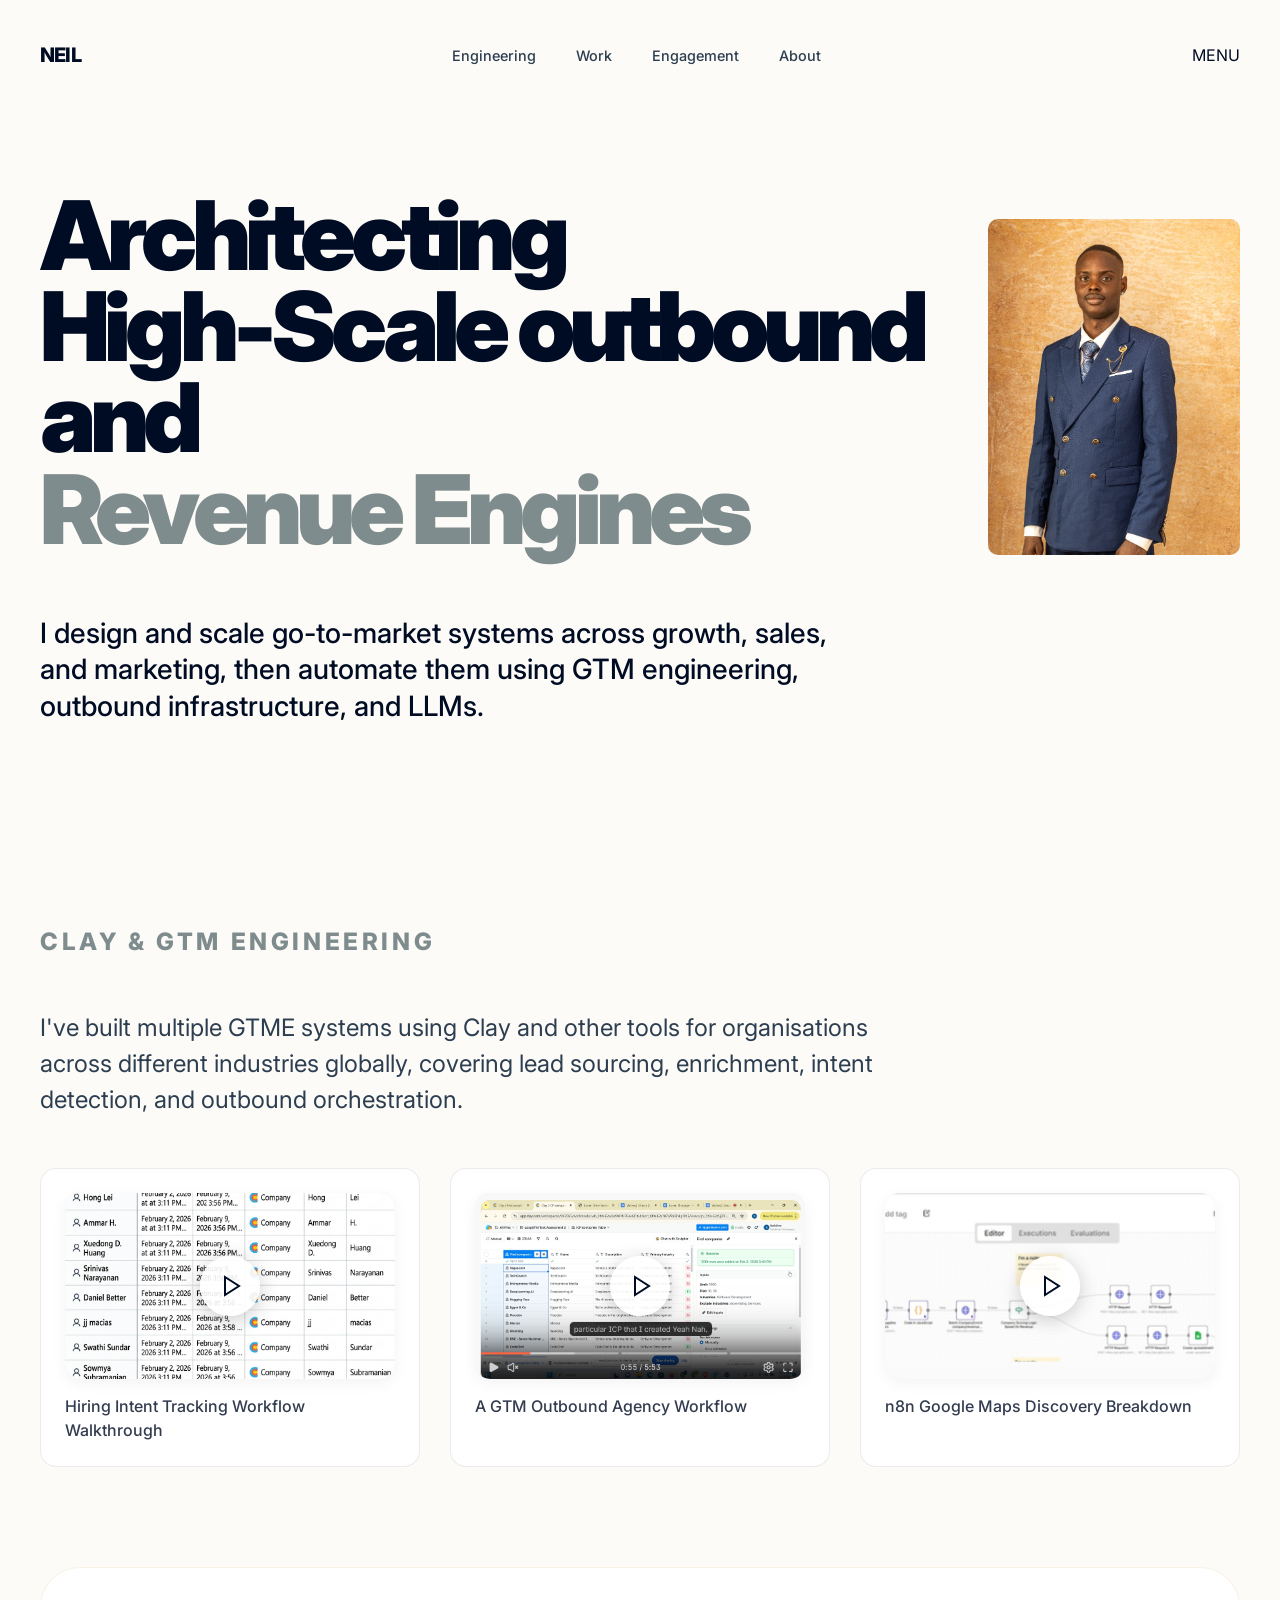
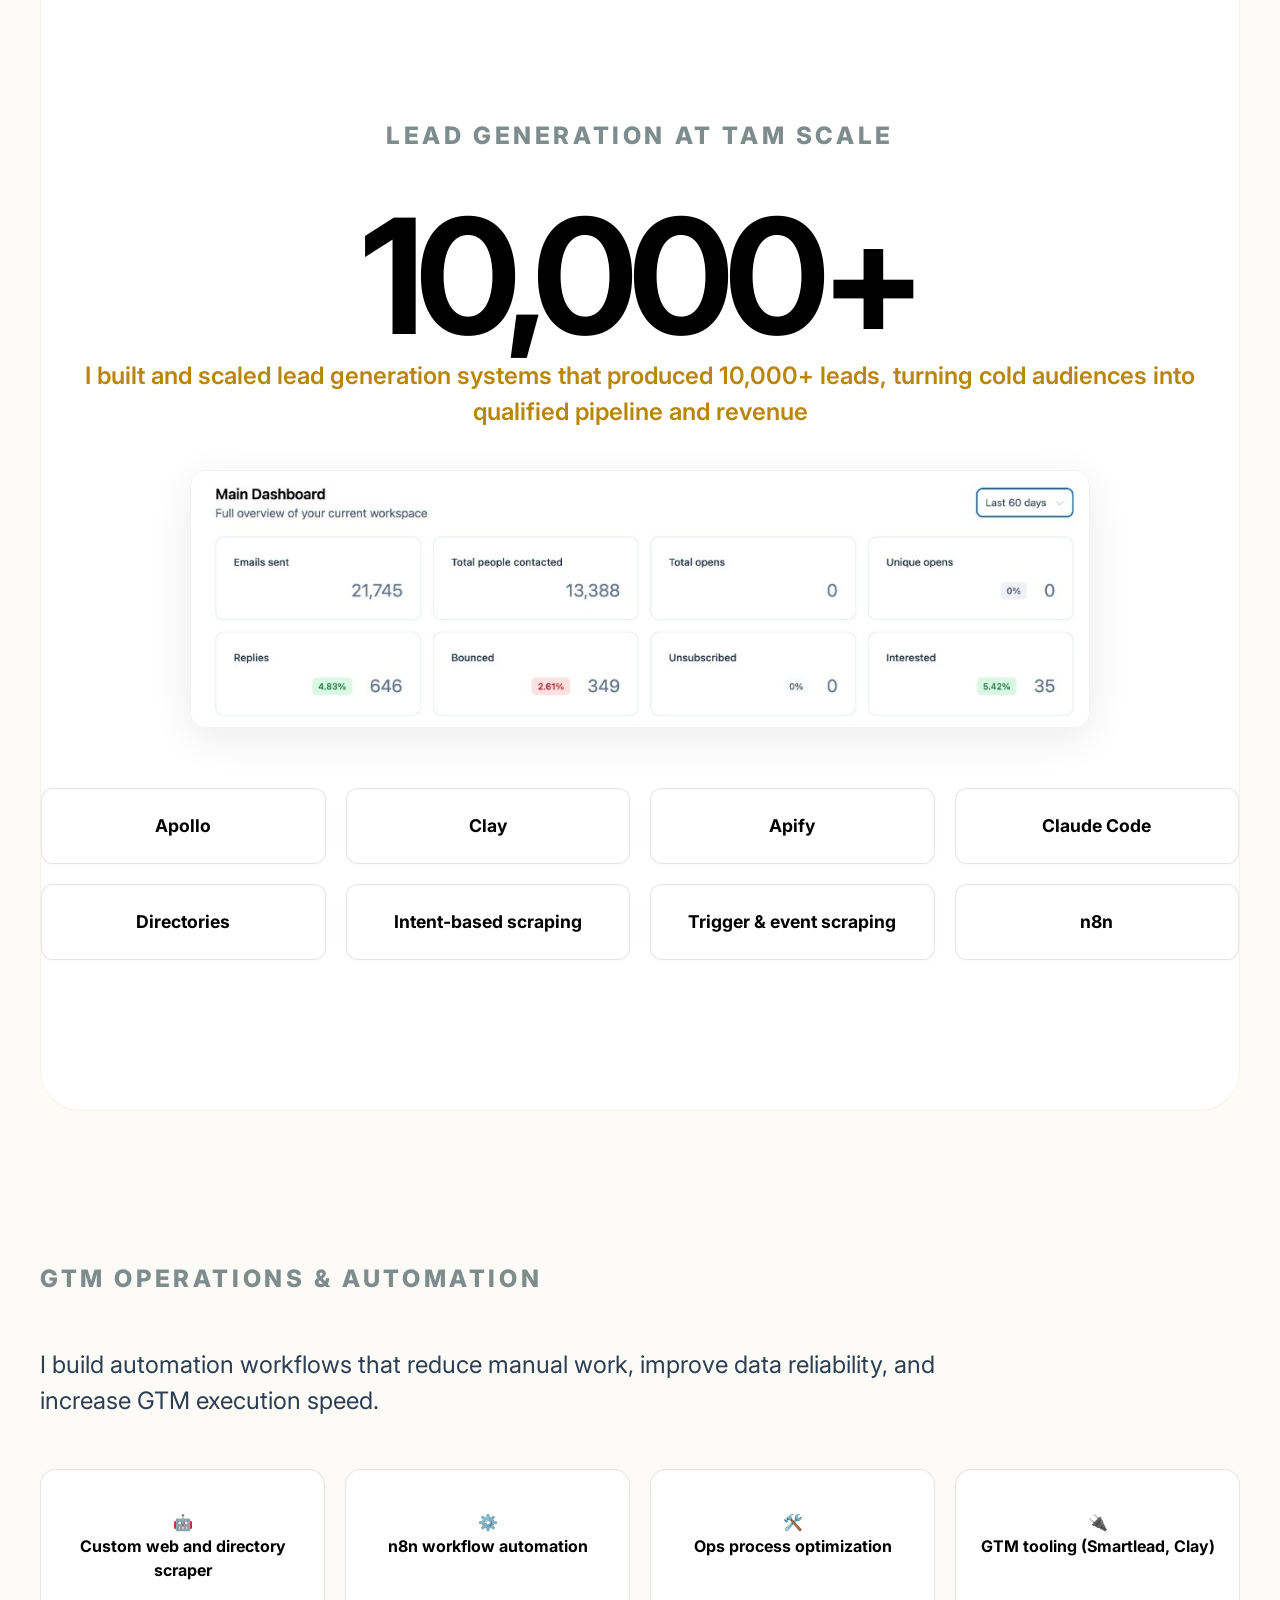
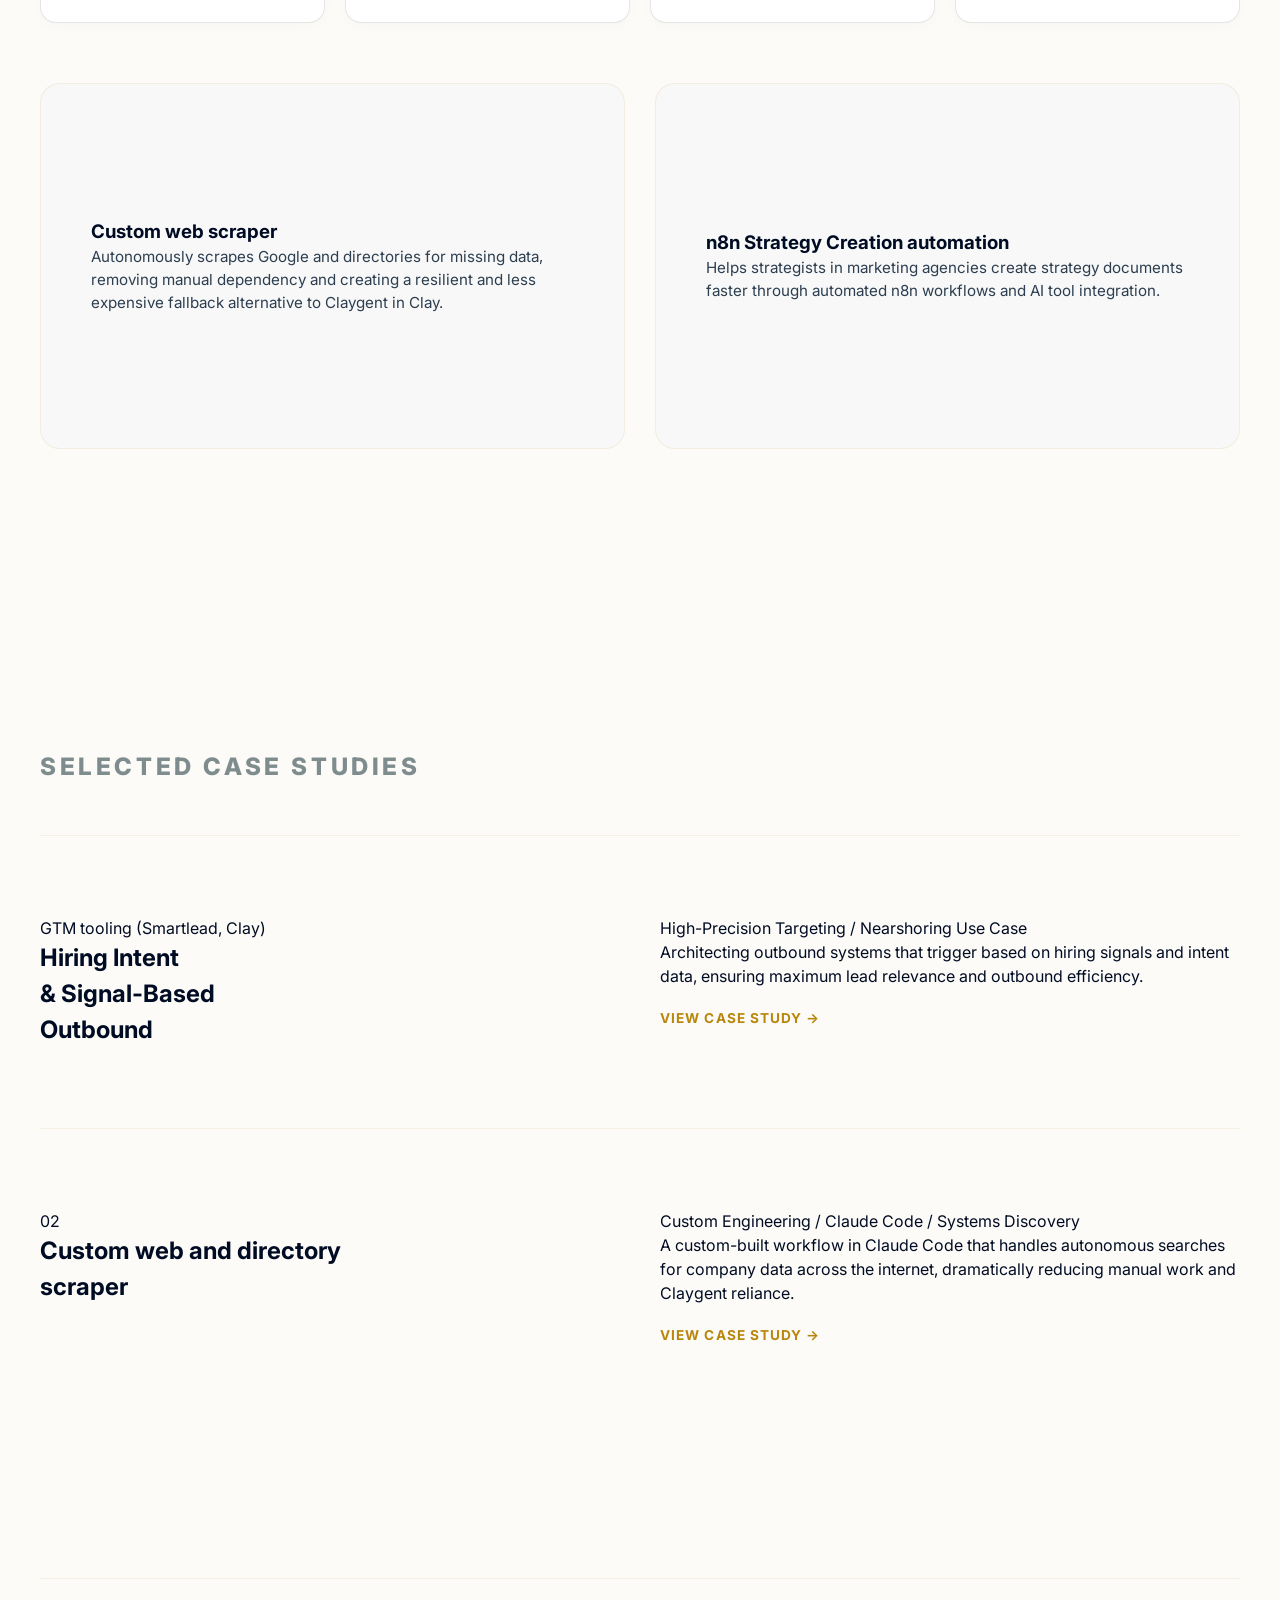
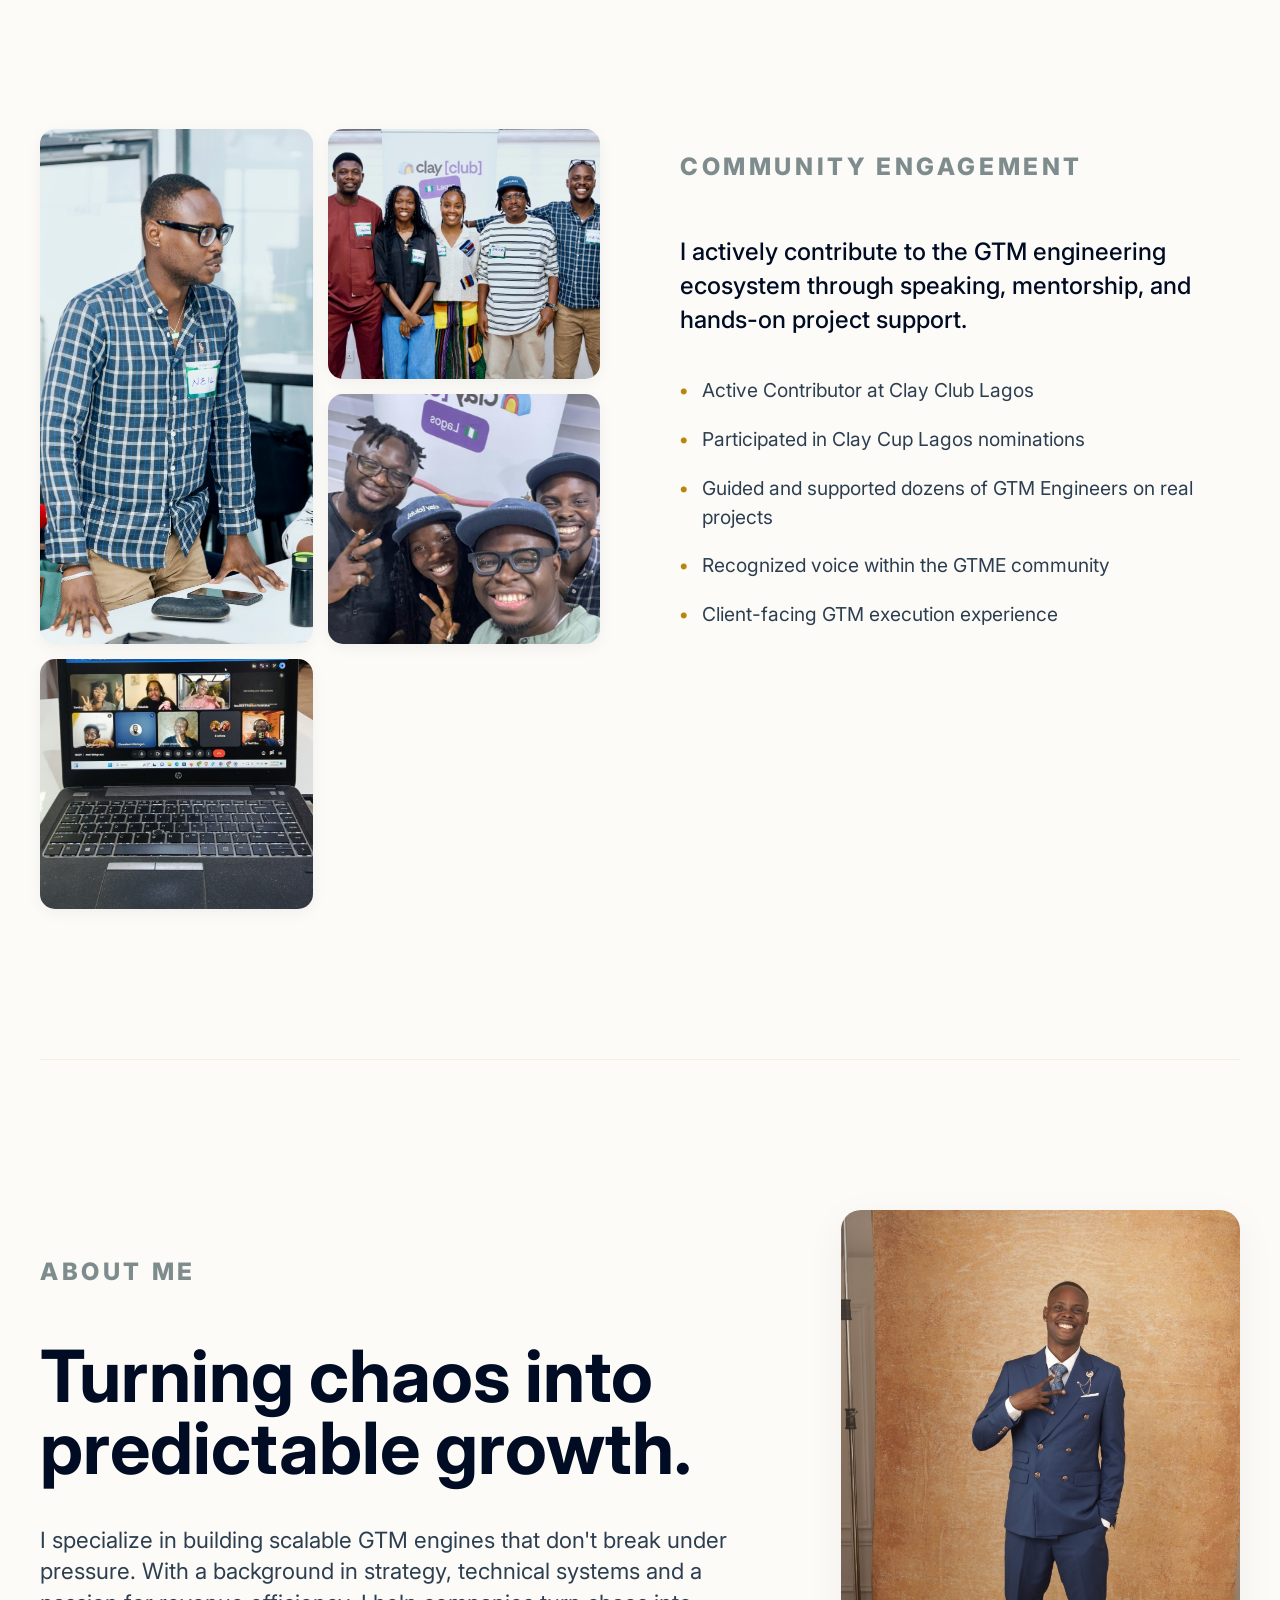
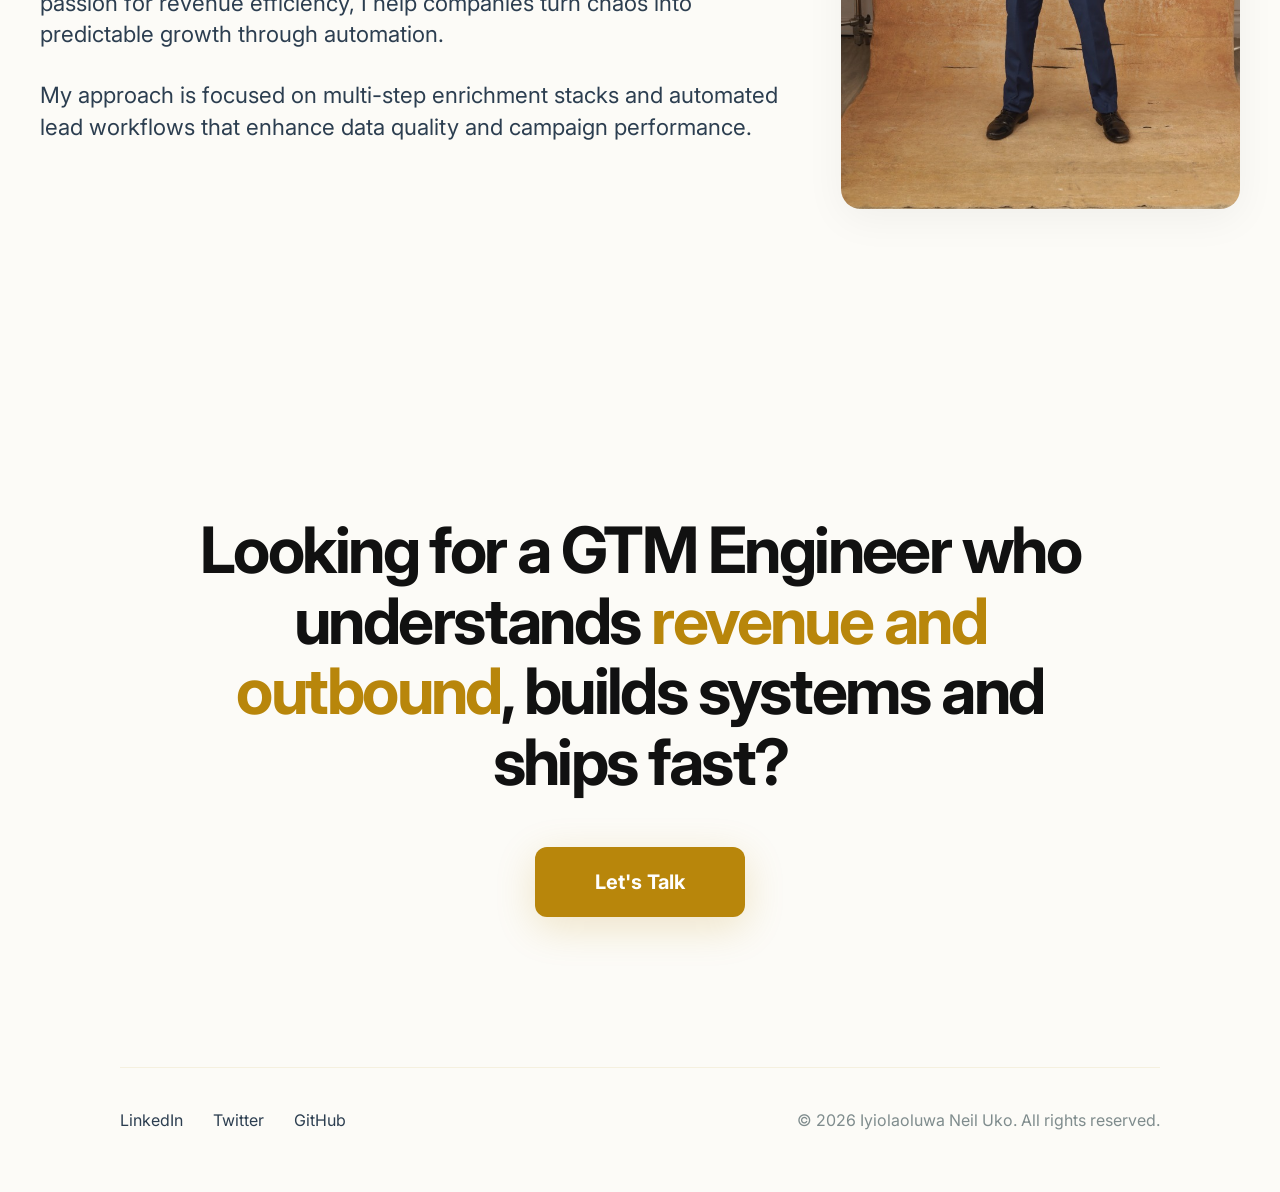
<file: index.html>
<!DOCTYPE html>
<html lang="en">
<head>
    <meta charset="UTF-8">
    <meta name="viewport" content="width=device-width, initial-scale=1.0">
    <title>Iyiolaoluwa Neil Uko | GTM Engineer Portfolio</title>
    <meta name="description" content="Portfolio of Iyiolaoluwa Neil Uko, GTM Engineer specialized in high-scale revenue systems, outbound automation, and GTM engineering.">
    <link rel="preconnect" href="https://fonts.googleapis.com">
    <link rel="preconnect" href="https://fonts.gstatic.com" crossorigin>
    <link href="https://fonts.googleapis.com/css2?family=Inter:ital,opsz,wght@0,14..32,100..900;1,14..32,100..900&display=swap" rel="stylesheet">
    <link rel="stylesheet" href="style.css">
</head>
<body>
    <nav class="nav container">
        <div class="nav-content">
            <a href="https://www.linkedin.com/in/iyiolaoluwa-neil-uko-20b450173" class="logo" target="_blank" rel="noopener noreferrer">NEIL</a>
            <ul class="nav-links">
                <li><a href="#engineering">Engineering</a></li>
                <li><a href="#work">Work</a></li>
                <li><a href="#community">Engagement</a></li>
                <li><a href="#about">About</a></li>
            </ul>
            <div class="mobile-menu-toggle" id="mobileMenuToggle">MENU</div>
        </div>
    </nav>

    <!-- Mobile Menu Overlay -->
    <div class="mobile-menu-overlay" id="mobileMenuOverlay">
        <div class="close-menu" id="closeMenu">CLOSE</div>
        <ul class="mobile-nav-links">
            <li><a href="#engineering">Engineering</a></li>
            <li><a href="#work">Work</a></li>
            <li><a href="#community">Engagement</a></li>
            <li><a href="#about">About Me</a></li>
            <li><a href="https://www.linkedin.com/in/iyiolaoluwa-neil-uko-20b450173" class="btn-cta-mobile" target="_blank">Let's Talk</a></li>
        </ul>
    </div>

    <header class="hero container reveal-up">
        <div class="hero-header">
            <h1 class="editorial-headline">Architecting <br>High-Scale outbound and <br><span>Revenue Engines</span></h1>
            <div class="hero-image">
                <img src="headshot.jpg" alt="Iyiolaoluwa Neil Uko Portrait">
            </div>
        </div>
        <div class="hero-intro">
            <p class="intro-text">I design and scale go-to-market systems across growth, sales, and marketing, then automate them using GTM engineering, outbound infrastructure, and LLMs.</p>
        </div>
    </header>

    <main>
        <section id="engineering" class="engineering-section container reveal-up">
            <div class="section-label">Clay & GTM Engineering</div>
            <p class="section-intro">I've built multiple GTME systems using Clay and other tools for organisations across different industries globally, covering lead sourcing, enrichment, intent detection, and outbound orchestration.</p>
            <div class="loom-grid">
                <a href="https://www.loom.com/share/0ded64129867408a8beca73bacbfe4ee" class="loom-card" target="_blank" rel="noopener">
                    <div class="loom-thumbnail">
                        <img src="loom_hiring.png" alt="Hiring Intent Tracking Workflow">
                        <div class="play-button"><svg viewBox="0 0 24 24" fill="none" stroke="currentColor" stroke-width="2"><polygon points="5 3 19 12 5 21 5 3"></polygon></svg></div>
                    </div>
                    <p>Hiring Intent Tracking Workflow Walkthrough</p>
                </a>
                <a href="https://www.loom.com/share/25d40021b1d7495989cb44bba2ae4e00" class="loom-card" target="_blank" rel="noopener">
                    <div class="loom-thumbnail">
                        <img src="loom_outbound.png" alt="Clay ICP Table Workflow">
                        <div class="play-button"><svg viewBox="0 0 24 24" fill="none" stroke="currentColor" stroke-width="2"><polygon points="5 3 19 12 5 21 5 3"></polygon></svg></div>
                    </div>
                    <p>A GTM Outbound Agency Workflow</p>
                </a>
                <a href="https://www.linkedin.com/posts/iyiolaoluwa-neil-uko%F0%9F%8C%B1-call-me-neil-20b450173_ive-been-spending-more-time-building-in-activity-7413123067511472128-pZvZ" class="loom-card" target="_blank" rel="noopener">
                    <div class="loom-thumbnail">
                        <img src="loom_n8n.png" alt="n8n Google Maps discovery">
                        <div class="play-button"><svg viewBox="0 0 24 24" fill="none" stroke="currentColor" stroke-width="2"><polygon points="5 3 19 12 5 21 5 3"></polygon></svg></div>
                    </div>
                    <p>n8n Google Maps Discovery Breakdown</p>
                </a>
            </div>
        </section>

        <section id="lead-gen" class="stats-section container reveal-up">
            <div class="section-label">Lead Generation at TAM Scale</div>
            <div class="stats-hero">
                <h2 class="massive-stat">10,000+</h2>
                <p>I built and scaled lead generation systems that produced 10,000+ leads, turning cold audiences into qualified pipeline and revenue</p>
            </div>
            <div class="campaign-proof">
                <img src="assets/campaign-results.jpg" alt="Smartlead campaign dashboard showing 21,745 emails, 13,388 prospects, and 646 replies" class="campaign-screenshot">
            </div>

            <div class="tool-grid">
                <span>Apollo</span><span>Clay</span><span>Apify</span><span>Claude Code</span>
                <span>Directories</span><span>Intent-based scraping</span><span>Trigger & event scraping</span><span>n8n</span>
            </div>
        </section>

        <section id="automation" class="automation-section container reveal-up">
            <div class="section-label">GTM Operations & Automation</div>
            <p class="section-intro">I build automation workflows that reduce manual work, improve data reliability, and increase GTM execution speed.</p>
            <div class="automation-highlights">
                <div class="highlight-box"><span>🤖</span><h4>Custom web and directory scraper</h4></div>
                <div class="highlight-box"><span>⚙️</span><h4>n8n workflow automation</h4></div>
                <div class="highlight-box"><span>🛠️</span><h4>Ops process optimization</h4></div>
                <div class="highlight-box"><span>🔌</span><h4>GTM tooling (Smartlead, Clay)</h4></div>
            </div>
            <div class="workflow-visuals">
                <div class="workflow-image">
                    <div class="workflow-inner-desc">
                        <h3>Custom web scraper</h3>
                    <p>Autonomously scrapes Google and directories for missing data, removing manual dependency and creating a resilient and less expensive fallback alternative to Claygent in Clay.</p>
                    </div>
                </div>
                <div class="workflow-image">
                    <div class="workflow-inner-desc">
                        <h3>n8n Strategy Creation automation</h3>
                        <p>Helps strategists in marketing agencies create strategy documents faster through automated n8n workflows and AI tool integration.</p>
                    </div>
                </div>
            </div>
        </section>

        <section id="work" class="work-section container">
            <div class="section-label reveal-up">Selected Case Studies</div>
            
            <div class="linear-projects">
                <article class="project-header reveal-up">
                    <div class="project-title">
                        <span class="tool-tag">GTM tooling (Smartlead, Clay)</span>
                        <h2><a href="case-study-hiring-intent.html" class="project-link">Hiring Intent <br>& Signal-Based <br>Outbound</a></h2>
                    </div>
                    <div class="project-details">
                        <p>High-Precision Targeting / Nearshoring Use Case</p>
                        <p class="project-desc">Architecting outbound systems that trigger based on hiring signals and intent data, ensuring maximum lead relevance and outbound efficiency.</p>
                        <a href="case-study-hiring-intent.html" class="cs-read-more">View Case Study &rarr;</a>
                    </div>
                </article>

                <article class="project-header reveal-up" style="--d: 2">
                    <div class="project-title">
                        <span class="index">02</span>
                    <h2><a href="case-study-web-scraper.html" class="project-link">Custom web and directory <br>scraper</a></h2>
                    </div>
                    <div class="project-details">
                        <p>Custom Engineering / Claude Code / Systems Discovery</p>
                        <p class="project-desc">A custom-built workflow in Claude Code that handles autonomous searches for company data across the internet, dramatically reducing manual work and Claygent reliance.</p>
                        <a href="case-study-web-scraper.html" class="cs-read-more">View Case Study &rarr;</a>
                    </div>
                </article>
            </div>
        </section>

        <section id="community" class="community-engagement-section container reveal-up">
            <div class="community-grid-new">
                <div class="community-gallery">
                    <div class="gallery-large"><img src="comm_1.jpg" alt="Neil Uko Speaking at Clay Club Lagos"></div>
                    <div class="gallery-item"><img src="comm_2.jpg" alt="Clay Club Lagos Community Group"></div>
                    <div class="gallery-item"><img src="comm_3.jpg" alt="Clay Club Lagos Team Selfie"></div>
                    <div class="gallery-item"><img src="comm_4.jpg" alt="Neil Uko Hybrid GTM Workshop"></div>
                </div>
                <div class="community-list-content">
                    <div class="section-label">Community Engagement</div>
                    <p class="active-intro">I actively contribute to the GTM engineering ecosystem through speaking, mentorship, and hands-on project support.</p>
                    <ul class="engagements">
                        <li><span>•</span> Active Contributor at Clay Club Lagos</li>
                        <li><span>•</span> Participated in Clay Cup Lagos nominations</li>
                        <li><span>•</span> Guided and supported dozens of GTM Engineers on real projects</li>
                        <li><span>•</span> Recognized voice within the GTME community</li>
                        <li><span>•</span> Client-facing GTM execution experience</li>
                    </ul>
                </div>
            </div>
        </section>

        <section id="about" class="about-section-expanded container reveal-up">
            <div class="about-flex">
                <div class="about-text-content">
                    <div class="section-label">About Me</div>
                    <h2>Turning chaos into <br>predictable growth.</h2>
                    <p>I specialize in building scalable GTM engines that don't break under pressure. With a background in strategy, technical systems and a passion for revenue efficiency, I help companies turn chaos into predictable growth through automation.</p>
                    <p>My approach is focused on multi-step enrichment stacks and automated lead workflows that enhance data quality and campaign performance.</p>
                </div>
                <div class="about-portrait-secondary">
                    <img src="about_portrait.jpg" alt="Iyiolaoluwa Neil Uko Full Portrait">
                </div>
            </div>
        </section>
    </main>

    <section class="final-cta container reveal-up">
        <div class="cta-inner">
            <h2>Looking for a GTM Engineer who understands <span class="blue-text">revenue and outbound</span>, builds systems and ships fast?</h2>
                <a href="https://www.linkedin.com/in/iyiolaoluwa-neil-uko-20b450173" class="btn-cta" target="_blank">Let's Talk</a>
        </div>
    </section>

    <footer class="footer-new container">
        <div class="footer-bottom-new">
            <div class="socials">
                <a href="https://www.linkedin.com/in/iyiolaoluwa-neil-uko-20b450173" target="_blank" rel="noopener noreferrer">LinkedIn</a>
                <a href="#">Twitter</a>
                <a href="#">GitHub</a>
            </div>
            <p>&copy; 2026 Iyiolaoluwa Neil Uko. All rights reserved.</p>
        </div>
    </footer>

    <script src="script.js"></script>
</body>
</html>
</file>
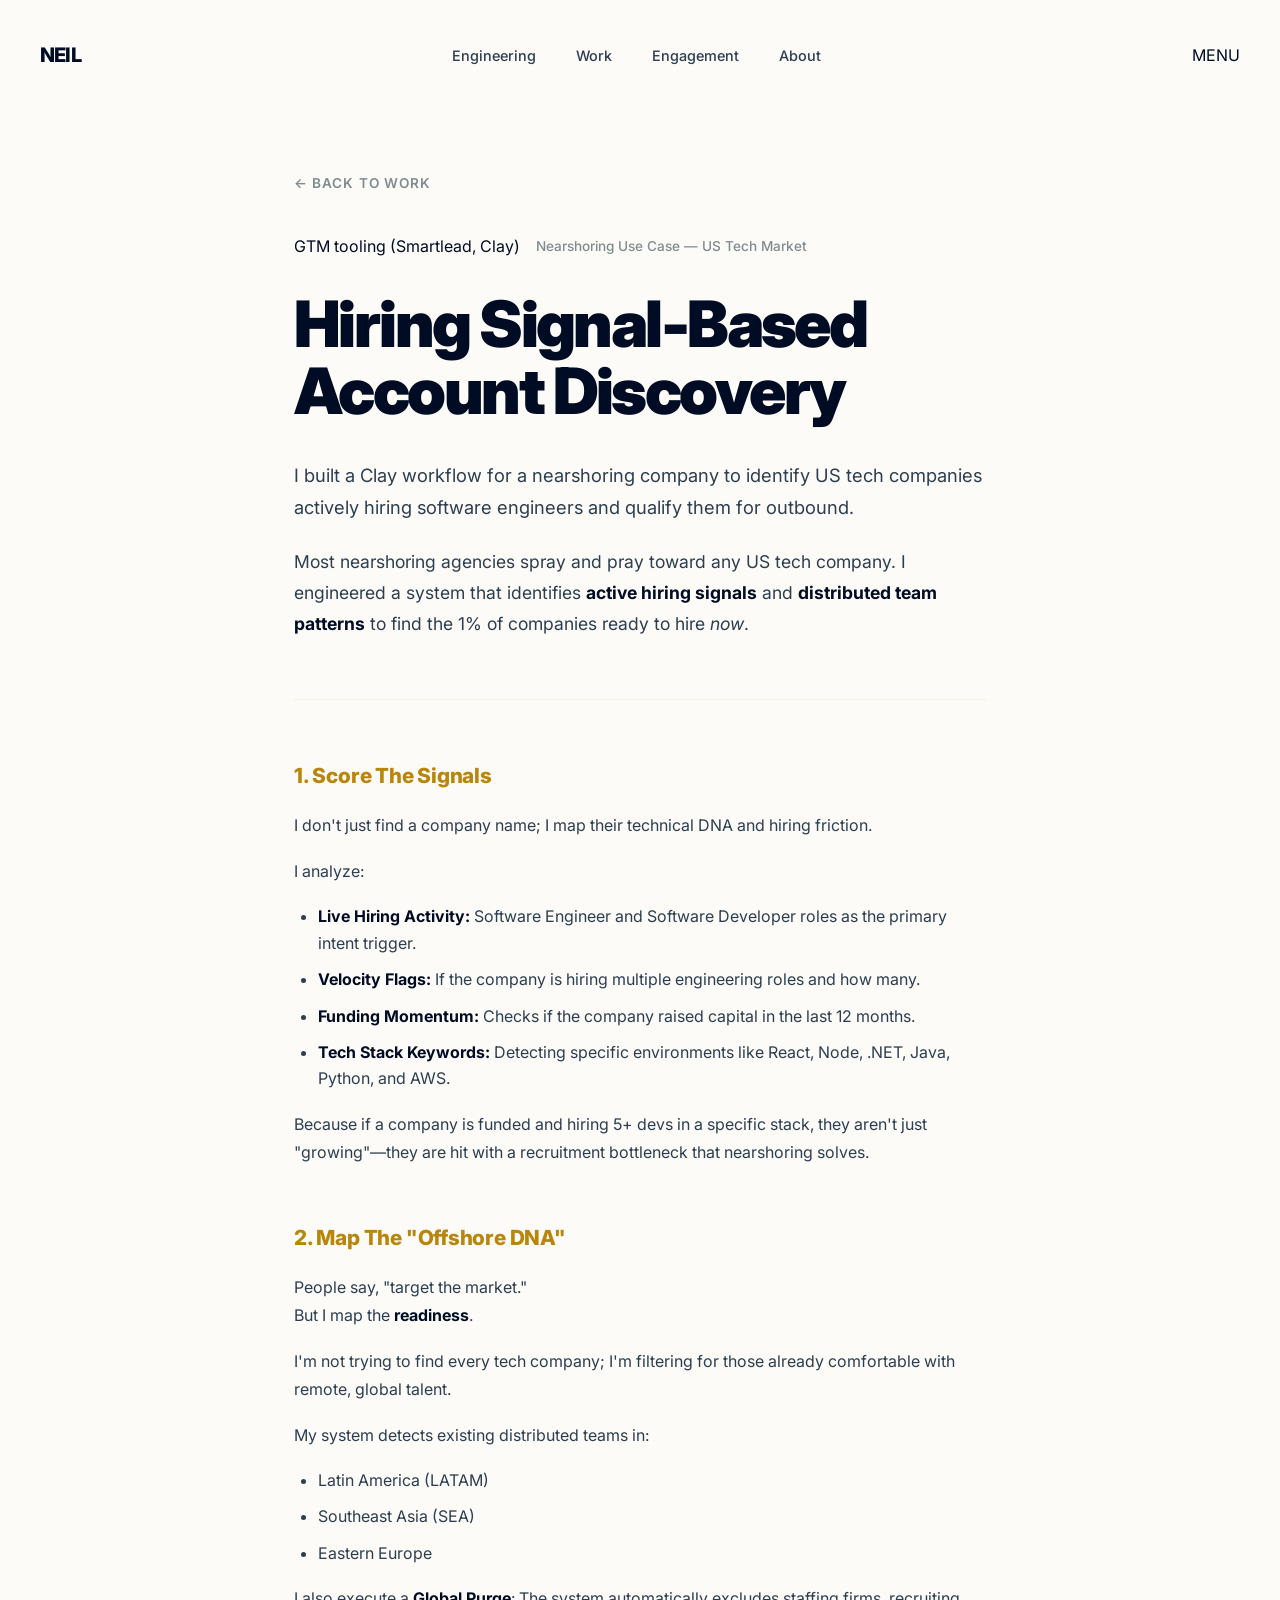
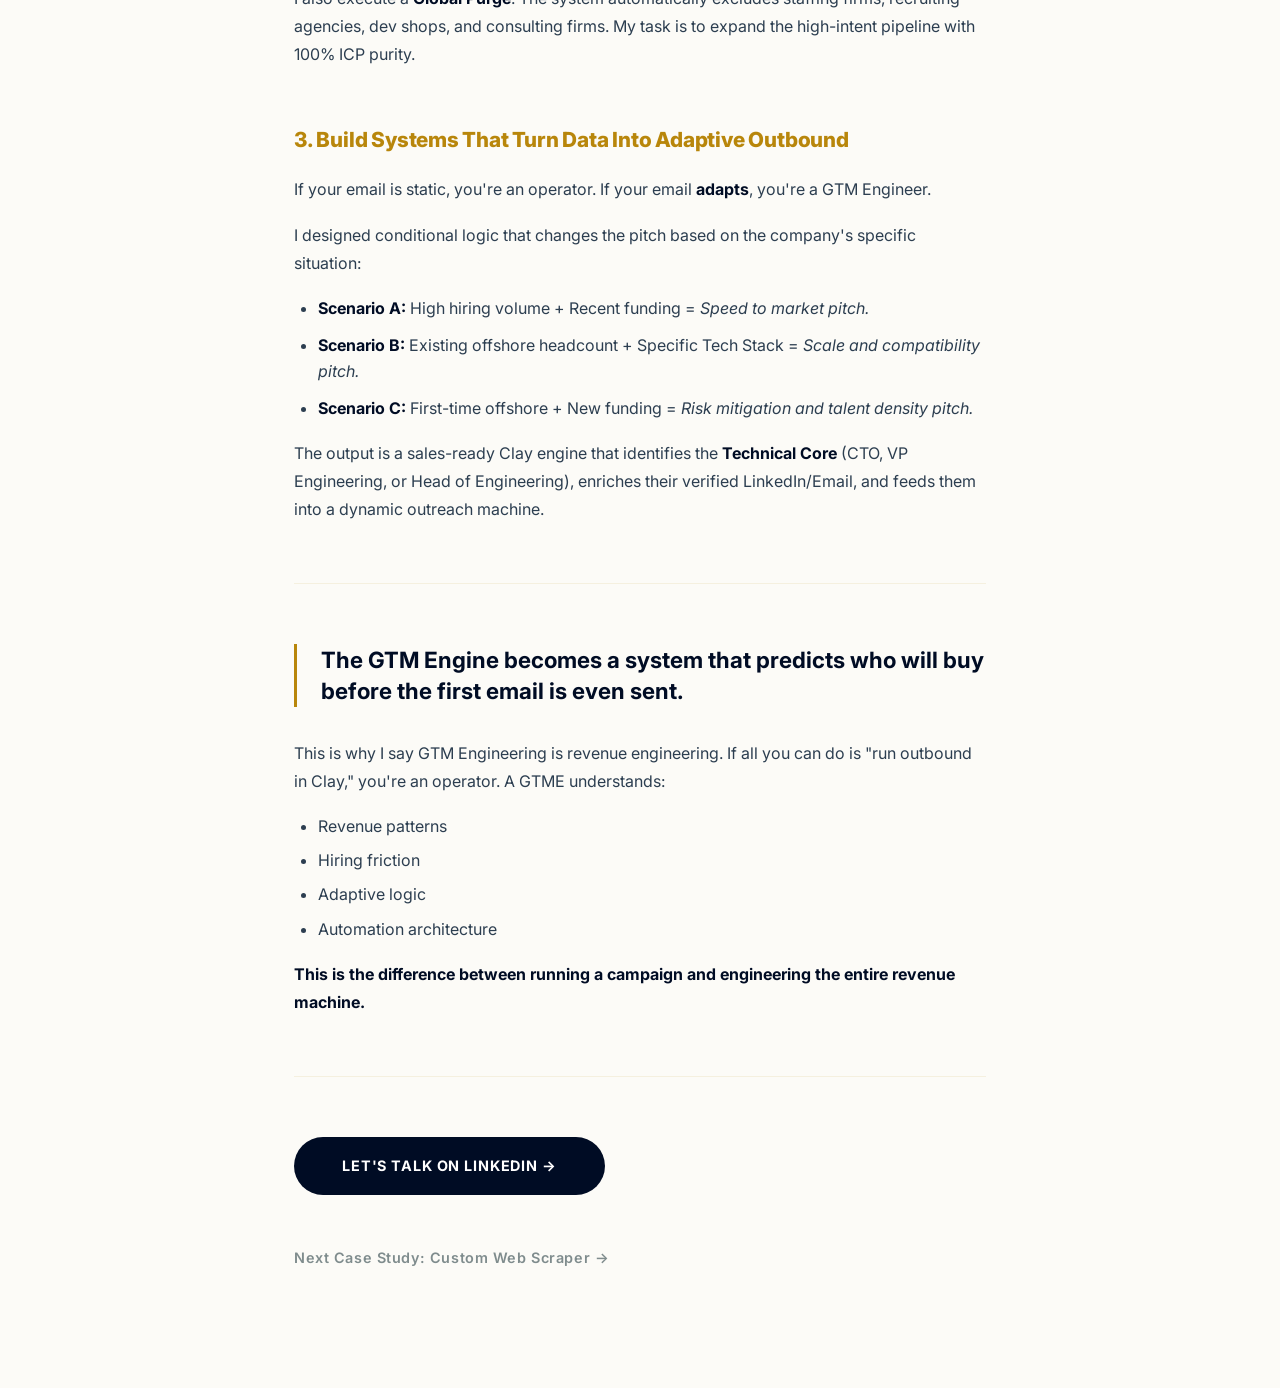
<file: case-study-hiring-intent.html>
<!DOCTYPE html>
<html lang="en">
<head>
    <meta charset="UTF-8">
    <meta name="viewport" content="width=device-width, initial-scale=1.0">
    <title>Hiring Signal-Based Account Discovery | Neil Uko</title>
    <meta name="description" content="How Neil Uko built a Clay workflow for a nearshoring company to identify US tech companies actively hiring — and turn hiring signals into a precision outbound engine.">
    <link rel="preconnect" href="https://fonts.googleapis.com">
    <link rel="preconnect" href="https://fonts.gstatic.com" crossorigin>
    <link href="https://fonts.googleapis.com/css2?family=Inter:ital,opsz,wght@0,14..32,100..900;1,14..32,100..900&display=swap" rel="stylesheet">
    <link rel="stylesheet" href="style.css">
    <link rel="stylesheet" href="case-study.css">
</head>
<body>

    <nav class="nav container">
        <div class="nav-content">
            <a href="index.html" class="logo">NEIL</a>
            <ul class="nav-links">
                <li><a href="index.html#engineering">Engineering</a></li>
                <li><a href="index.html#work">Work</a></li>
                <li><a href="index.html#community">Engagement</a></li>
                <li><a href="index.html#about">About</a></li>
            </ul>
            <div class="mobile-menu-toggle" id="mobileMenuToggle">MENU</div>
        </div>
    </nav>

    <div class="mobile-menu-overlay" id="mobileMenuOverlay">
        <div class="close-menu" id="closeMenu">CLOSE</div>
        <ul class="mobile-nav-links">
            <li><a href="index.html#engineering">Engineering</a></li>
            <li><a href="index.html#work">Work</a></li>
            <li><a href="index.html#community">Engagement</a></li>
            <li><a href="index.html#about">About Me</a></li>
            <li><a href="https://www.linkedin.com/in/iyiolaoluwa-neil-uko-20b450173" class="btn-cta-mobile" target="_blank">Let's Talk</a></li>
        </ul>
    </div>

    <main class="cs-article-page">

        <div class="cs-article-container">

            <!-- Back -->
            <div class="cs-back-link">
                <a href="index.html#work">&larr; Back to Work</a>
            </div>

            <!-- Tags -->
            <div class="cs-meta">
                <span class="tool-tag">GTM tooling (Smartlead, Clay)</span>
                <span class="cs-type">Nearshoring Use Case — US Tech Market</span>
            </div>

            <!-- Title -->
            <h1 class="cs-article-title">Hiring Signal-Based Account Discovery</h1>

            <!-- Intro -->
            <p class="cs-article-intro">I built a Clay workflow for a nearshoring company to identify US tech companies actively hiring software engineers and qualify them for outbound.</p>

            <p class="cs-article-lead">Most nearshoring agencies spray and pray toward any US tech company. I engineered a system that identifies <strong>active hiring signals</strong> and <strong>distributed team patterns</strong> to find the 1% of companies ready to hire <em>now</em>.</p>

            <hr class="cs-article-divider">

            <!-- Section 1 -->
            <div class="cs-article-section">
                <h2>1. Score The Signals</h2>
                <p>I don't just find a company name; I map their technical DNA and hiring friction.</p>
                <p>I analyze:</p>
                <ul>
                    <li><strong>Live Hiring Activity:</strong> Software Engineer and Software Developer roles as the primary intent trigger.</li>
                    <li><strong>Velocity Flags:</strong> If the company is hiring multiple engineering roles and how many.</li>
                    <li><strong>Funding Momentum:</strong> Checks if the company raised capital in the last 12 months.</li>
                    <li><strong>Tech Stack Keywords:</strong> Detecting specific environments like React, Node, .NET, Java, Python, and AWS.</li>
                </ul>
                <p>Because if a company is funded and hiring 5+ devs in a specific stack, they aren't just "growing"—they are hit with a recruitment bottleneck that nearshoring solves.</p>
            </div>

            <!-- Section 2 -->
            <div class="cs-article-section">
                <h2>2. Map The "Offshore DNA"</h2>
                <p>People say, "target the market."<br>But I map the <strong>readiness</strong>.</p>
                <p>I'm not trying to find every tech company; I'm filtering for those already comfortable with remote, global talent.</p>
                <p>My system detects existing distributed teams in:</p>
                <ul>
                    <li>Latin America (LATAM)</li>
                    <li>Southeast Asia (SEA)</li>
                    <li>Eastern Europe</li>
                </ul>
                <p>I also execute a <strong>Global Purge</strong>: The system automatically excludes staffing firms, recruiting agencies, dev shops, and consulting firms. My task is to expand the high-intent pipeline with 100% ICP purity.</p>
            </div>

            <!-- Section 3 -->
            <div class="cs-article-section">
                <h2>3. Build Systems That Turn Data Into Adaptive Outbound</h2>
                <p>If your email is static, you're an operator. If your email <strong>adapts</strong>, you're a GTM Engineer.</p>
                <p>I designed conditional logic that changes the pitch based on the company's specific situation:</p>
                <ul>
                    <li><strong>Scenario A:</strong> High hiring volume + Recent funding = <em>Speed to market pitch.</em></li>
                    <li><strong>Scenario B:</strong> Existing offshore headcount + Specific Tech Stack = <em>Scale and compatibility pitch.</em></li>
                    <li><strong>Scenario C:</strong> First-time offshore + New funding = <em>Risk mitigation and talent density pitch.</em></li>
                </ul>
                <p>The output is a sales-ready Clay engine that identifies the <strong>Technical Core</strong> (CTO, VP Engineering, or Head of Engineering), enriches their verified LinkedIn/Email, and feeds them into a dynamic outreach machine.</p>
            </div>

            <hr class="cs-article-divider">

            <!-- Closing -->
            <div class="cs-article-closing">
                <p class="cs-article-statement">The GTM Engine becomes a system that predicts who will buy before the first email is even sent.</p>

                <p>This is why I say GTM Engineering is revenue engineering. If all you can do is "run outbound in Clay," you're an operator. A GTME understands:</p>
                <ul>
                    <li>Revenue patterns</li>
                    <li>Hiring friction</li>
                    <li>Adaptive logic</li>
                    <li>Automation architecture</li>
                </ul>
                <p><strong>This is the difference between running a campaign and engineering the entire revenue machine.</strong></p>
            </div>

            <!-- CTA -->
            <div class="cs-article-cta">
                <a href="https://www.linkedin.com/in/iyiolaoluwa-neil-uko-20b450173" class="cs-cta-btn" target="_blank">Let's Talk on LinkedIn &rarr;</a>
                <a href="case-study-web-scraper.html" class="cs-next-link">Next Case Study: Custom Web Scraper &rarr;</a>
            </div>

        </div>
    </main>

    <script src="script.js"></script>
</body>
</html>
</file>
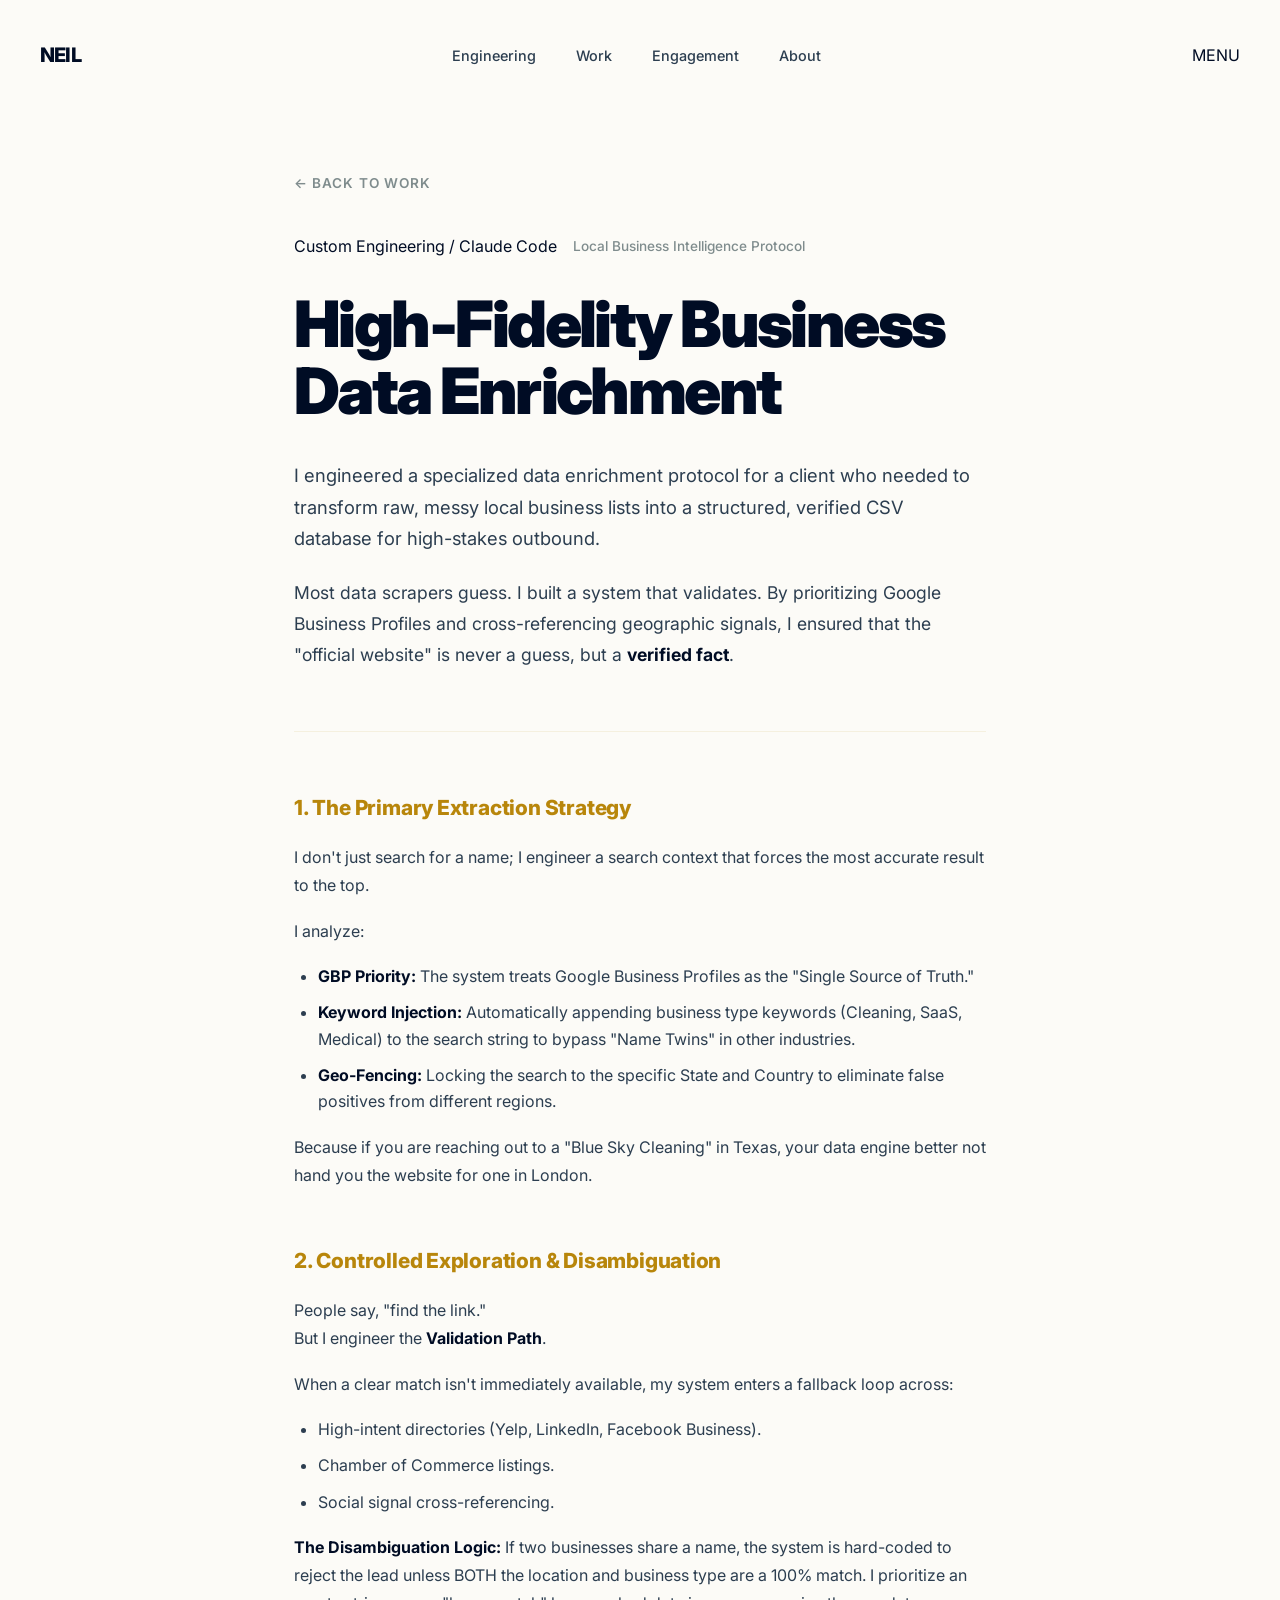
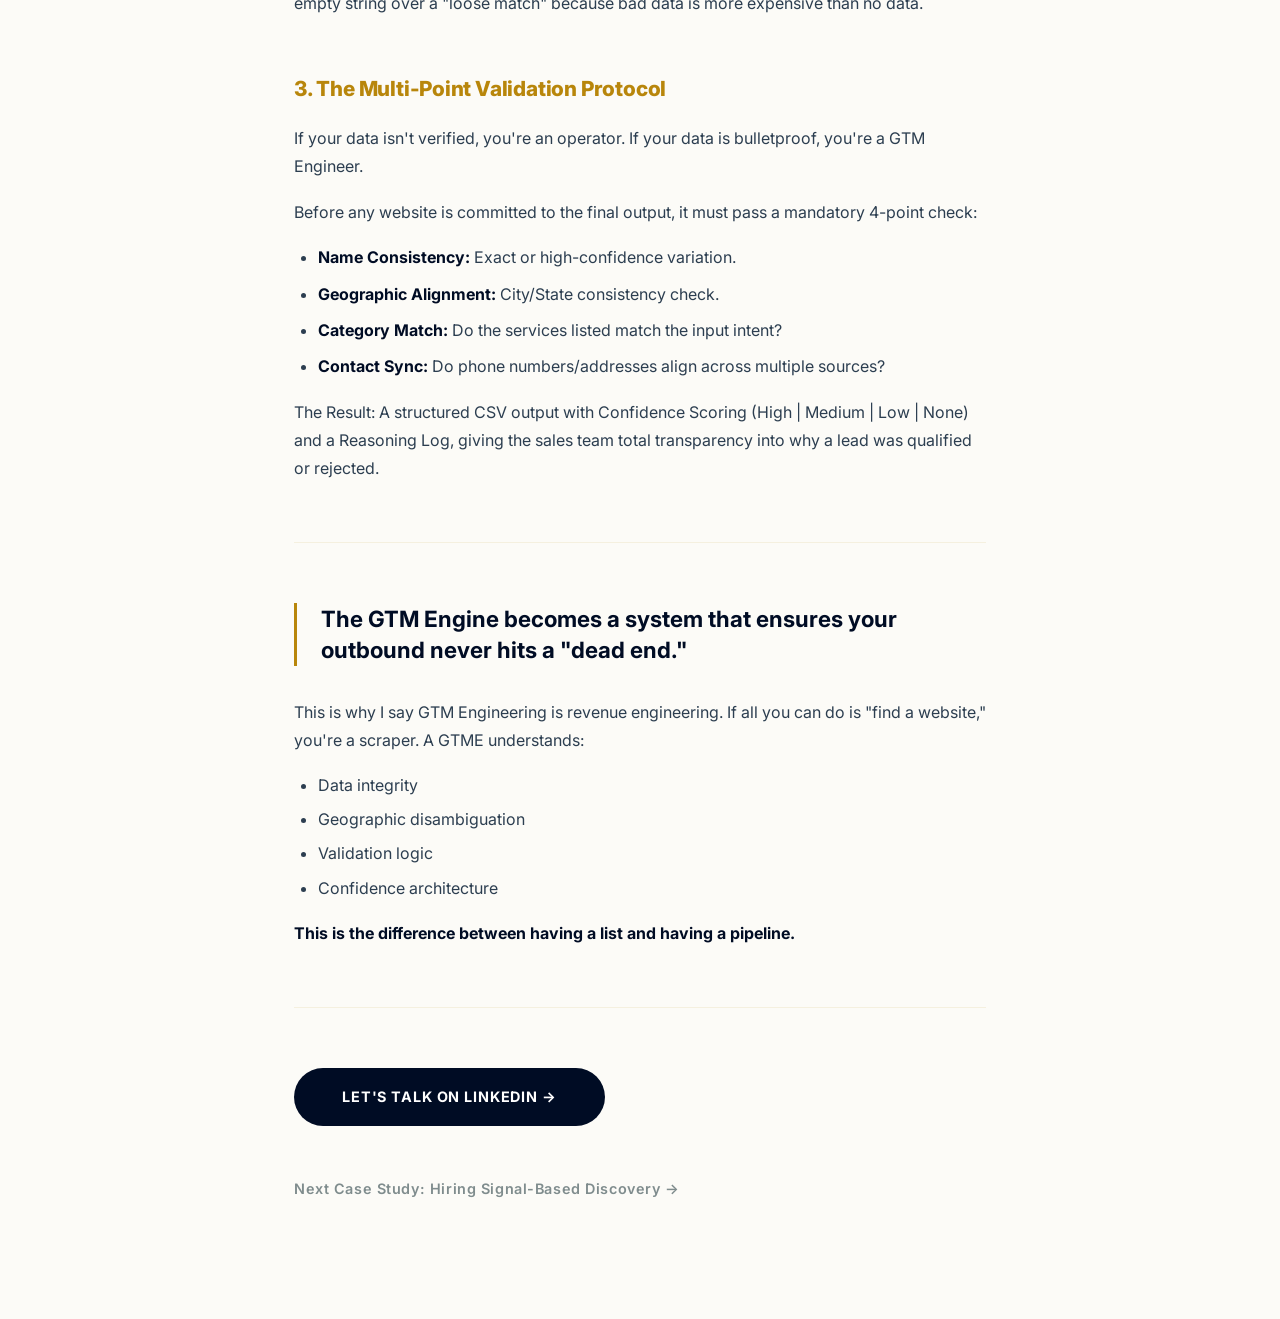
<file: case-study-web-scraper.html>
<!DOCTYPE html>
<html lang="en">
<head>
    <meta charset="UTF-8">
    <meta name="viewport" content="width=device-width, initial-scale=1.0">
    <title>High-Fidelity Business Data Enrichment | Neil Uko</title>
    <meta name="description" content="How Neil Uko engineered a specialized data enrichment protocol to transform raw local business lists into verified, confidence-scored, sales-ready databases.">
    <link rel="preconnect" href="https://fonts.googleapis.com">
    <link rel="preconnect" href="https://fonts.gstatic.com" crossorigin>
    <link href="https://fonts.googleapis.com/css2?family=Inter:ital,opsz,wght@0,14..32,100..900;1,14..32,100..900&display=swap" rel="stylesheet">
    <link rel="stylesheet" href="style.css">
    <link rel="stylesheet" href="case-study.css">
</head>
<body>

    <nav class="nav container">
        <div class="nav-content">
            <a href="index.html" class="logo">NEIL</a>
            <ul class="nav-links">
                <li><a href="index.html#engineering">Engineering</a></li>
                <li><a href="index.html#work">Work</a></li>
                <li><a href="index.html#community">Engagement</a></li>
                <li><a href="index.html#about">About</a></li>
            </ul>
            <div class="mobile-menu-toggle" id="mobileMenuToggle">MENU</div>
        </div>
    </nav>

    <div class="mobile-menu-overlay" id="mobileMenuOverlay">
        <div class="close-menu" id="closeMenu">CLOSE</div>
        <ul class="mobile-nav-links">
            <li><a href="index.html#engineering">Engineering</a></li>
            <li><a href="index.html#work">Work</a></li>
            <li><a href="index.html#community">Engagement</a></li>
            <li><a href="index.html#about">About Me</a></li>
            <li><a href="https://www.linkedin.com/in/iyiolaoluwa-neil-uko-20b450173" class="btn-cta-mobile" target="_blank">Let's Talk</a></li>
        </ul>
    </div>

    <main class="cs-article-page">

        <div class="cs-article-container">

            <div class="cs-back-link">
                <a href="index.html#work">&larr; Back to Work</a>
            </div>

            <div class="cs-meta">
                <span class="tool-tag">Custom Engineering / Claude Code</span>
                <span class="cs-type">Local Business Intelligence Protocol</span>
            </div>

            <h1 class="cs-article-title">High-Fidelity Business Data Enrichment</h1>

            <p class="cs-article-intro">I engineered a specialized data enrichment protocol for a client who needed to transform raw, messy local business lists into a structured, verified CSV database for high-stakes outbound.</p>

            <p class="cs-article-lead">Most data scrapers guess. I built a system that validates. By prioritizing Google Business Profiles and cross-referencing geographic signals, I ensured that the "official website" is never a guess, but a <strong>verified fact</strong>.</p>

            <hr class="cs-article-divider">

            <div class="cs-article-section">
                <h2>1. The Primary Extraction Strategy</h2>
                <p>I don't just search for a name; I engineer a search context that forces the most accurate result to the top.</p>
                <p>I analyze:</p>
                <ul>
                    <li><strong>GBP Priority:</strong> The system treats Google Business Profiles as the "Single Source of Truth."</li>
                    <li><strong>Keyword Injection:</strong> Automatically appending business type keywords (Cleaning, SaaS, Medical) to the search string to bypass "Name Twins" in other industries.</li>
                    <li><strong>Geo-Fencing:</strong> Locking the search to the specific State and Country to eliminate false positives from different regions.</li>
                </ul>
                <p>Because if you are reaching out to a "Blue Sky Cleaning" in Texas, your data engine better not hand you the website for one in London.</p>
            </div>

            <div class="cs-article-section">
                <h2>2. Controlled Exploration &amp; Disambiguation</h2>
                <p>People say, "find the link."<br>But I engineer the <strong>Validation Path</strong>.</p>
                <p>When a clear match isn't immediately available, my system enters a fallback loop across:</p>
                <ul>
                    <li>High-intent directories (Yelp, LinkedIn, Facebook Business).</li>
                    <li>Chamber of Commerce listings.</li>
                    <li>Social signal cross-referencing.</li>
                </ul>
                <p><strong>The Disambiguation Logic:</strong> If two businesses share a name, the system is hard-coded to reject the lead unless BOTH the location and business type are a 100% match. I prioritize an empty string over a "loose match" because bad data is more expensive than no data.</p>
            </div>

            <div class="cs-article-section">
                <h2>3. The Multi-Point Validation Protocol</h2>
                <p>If your data isn't verified, you're an operator. If your data is bulletproof, you're a GTM Engineer.</p>
                <p>Before any website is committed to the final output, it must pass a mandatory 4-point check:</p>
                <ul>
                    <li><strong>Name Consistency:</strong> Exact or high-confidence variation.</li>
                    <li><strong>Geographic Alignment:</strong> City/State consistency check.</li>
                    <li><strong>Category Match:</strong> Do the services listed match the input intent?</li>
                    <li><strong>Contact Sync:</strong> Do phone numbers/addresses align across multiple sources?</li>
                </ul>
                <p>The Result: A structured CSV output with Confidence Scoring (High | Medium | Low | None) and a Reasoning Log, giving the sales team total transparency into why a lead was qualified or rejected.</p>
            </div>

            <hr class="cs-article-divider">

            <div class="cs-article-closing">
                <p class="cs-article-statement">The GTM Engine becomes a system that ensures your outbound never hits a "dead end."</p>

                <p>This is why I say GTM Engineering is revenue engineering. If all you can do is "find a website," you're a scraper. A GTME understands:</p>
                <ul>
                    <li>Data integrity</li>
                    <li>Geographic disambiguation</li>
                    <li>Validation logic</li>
                    <li>Confidence architecture</li>
                </ul>
                <p><strong>This is the difference between having a list and having a pipeline.</strong></p>
            </div>

            <div class="cs-article-cta">
                <a href="https://www.linkedin.com/in/iyiolaoluwa-neil-uko-20b450173" class="cs-cta-btn" target="_blank">Let's Talk on LinkedIn &rarr;</a>
                <a href="case-study-hiring-intent.html" class="cs-next-link">Next Case Study: Hiring Signal-Based Discovery &rarr;</a>
            </div>

        </div>
    </main>

    <script src="script.js"></script>
</body>
</html>
</file>
<file: style.css>
:root {
    /* Color Palette - Royal GTM Minimal Style */
    --bg-main: #fcfbf7;
    --bg-sec: #f8f6f0;
    --accent: #000c24;
    --accent-blue: #1b3b6f;
    --accent-gold: #b8860b;
    --text-primary: #000c24;
    --text-secondary: #2c3e50;
    --text-muted: #7f8c8d;
    --border: rgba(184, 134, 11, 0.1);
    
    /* Typography */
    --font-heading: 'Inter', sans-serif;
    --font-body: 'Inter', sans-serif;
    
    --transition: all 0.6s cubic-bezier(0.19, 1, 0.22, 1);
}

* {
    margin: 0;
    padding: 0;
    box-sizing: border-box;
}

html {
    scroll-behavior: smooth;
    background: var(--bg-main);
    color: var(--text-primary);
    font-family: var(--font-body);
}

body {
    overflow-x: hidden;
    line-height: 1.5;
    width: 100%;
    max-width: 100%;
}

.container {
    max-width: 1200px;
    margin: 0 auto;
    padding: 0 80px;
}

/* --- Navigation --- */
.nav {
    padding: 40px 0;
    position: sticky;
    top: 0;
    z-index: 1000;
    transition: var(--transition);
}

.nav-content {
    display: flex;
    justify-content: space-between;
    align-items: center;
}

.logo {
    font-size: 1.25rem;
    font-weight: 800;
    text-decoration: none;
    color: var(--text-primary);
    letter-spacing: -0.04em;
}

.logo span {
    color: var(--text-muted);
}

.nav-links {
    display: flex;
    list-style: none;
    gap: 40px;
}

.nav-links a {
    text-decoration: none;
    color: var(--text-secondary);
    font-size: 0.9rem;
    font-weight: 500;
    transition: var(--transition);
}

.nav-links a:hover {
    color: var(--text-primary);
}

/* --- Mobile Menu Overlay --- */
.mobile-menu-overlay {
    display: none;
    position: fixed;
    inset: 0;
    background: var(--accent);
    z-index: 2000;
    flex-direction: column;
    align-items: center;
    justify-content: center;
    gap: 40px;
    opacity: 0;
    transform: translateY(-20px);
    transition: opacity 0.4s ease, transform 0.4s ease;
}

.mobile-menu-overlay.active {
    display: flex;
    opacity: 1;
    transform: translateY(0);
}

.close-menu {
    position: absolute;
    top: 30px;
    right: 24px;
    font-size: 0.85rem;
    font-weight: 700;
    letter-spacing: 0.1em;
    color: rgba(255,255,255,0.6);
    cursor: pointer;
    transition: color 0.2s ease;
}

.close-menu:hover {
    color: #fff;
}

.mobile-nav-links {
    list-style: none;
    display: flex;
    flex-direction: column;
    align-items: center;
    gap: 32px;
    padding: 0;
}

.mobile-nav-links a {
    text-decoration: none;
    font-size: 2rem;
    font-weight: 800;
    letter-spacing: -0.03em;
    color: #fff;
    transition: color 0.2s ease;
}

.mobile-nav-links a:hover {
    color: var(--accent-gold);
}

.btn-cta-mobile {
    display: inline-block;
    margin-top: 20px;
    padding: 14px 36px;
    background: var(--accent-gold);
    color: #fff !important;
    border-radius: 100px;
    font-size: 1rem !important;
    font-weight: 700;
    letter-spacing: 0.04em;
}

/* --- Hero --- */
.hero {
    padding: 80px 0 100px;
}

.hero-header {
    display: flex;
    justify-content: space-between;
    align-items: flex-end;
    margin-bottom: 60px;
}

.editorial-headline {
    font-size: clamp(3rem, 8vw, 6rem);
    line-height: 0.95;
    font-weight: 900;
    letter-spacing: -0.06em;
}

.editorial-headline span {
    color: var(--text-muted);
}

.hero-image {
    width: 280px;
    aspect-ratio: 3/4;
    overflow: hidden;
    border-radius: 10px;
    background: var(--border);
}

.hero-image img {
    width: 100%;
    height: 100%;
    object-fit: cover;
    transition: var(--transition);
}

.hero-image:hover img {
    filter: none;
}

.hero-intro {
    margin-top: 60px;
}

.intro-text {
    font-size: 1.75rem;
    max-width: 800px;
    color: var(--text-primary);
    line-height: 1.3;
    font-weight: 500;
}

/* --- Specialized Sections --- */
.section-label {
    font-size: 1.5rem;
    font-weight: 800;
    text-transform: uppercase;
    letter-spacing: 0.15em;
    color: var(--text-muted);
    margin-bottom: 50px;
}

.section-intro {
    font-size: 1.5rem;
    color: var(--text-secondary);
    margin-bottom: 50px;
    max-width: 900px;
}

/* --- Loom Grid --- */
.engineering-section {
    padding: 100px 0;
}

.loom-grid {
    display: grid;
    grid-template-columns: repeat(3, 1fr);
    gap: 30px;
}

.loom-card {
    background: #ffffff;
    padding: 24px;
    border-radius: 16px;
    border: 1px solid rgba(0, 0, 0, 0.08);
    text-decoration: none;
    color: inherit;
    display: block;
    transition: var(--transition);
}

.loom-thumbnail {
    position: relative;
    width: 100%;
    aspect-ratio: 16/9;
    border-radius: 15px;
    overflow: hidden;
    background: #f0f0f0;
    margin-bottom: 15px;
    box-shadow: 0 4px 15px rgba(0, 0, 0, 0.05);
}

.loom-thumbnail img {
    width: 100%;
    height: 100%;
    object-fit: cover;
    transition: var(--transition);
}

.thumbnail-placeholder {
    width: 100%;
    height: 100%;
    background: linear-gradient(135deg, #001A3D 0%, #000C24 100%);
}

.play-button {
    position: absolute;
    top: 50%;
    left: 50%;
    transform: translate(-50%, -50%);
    width: 60px;
    height: 60px;
    background: rgba(255, 255, 255, 0.9);
    border-radius: 50%;
    display: flex;
    align-items: center;
    justify-content: center;
    box-shadow: 0 4px 20px rgba(0, 0, 0, 0.2);
    transition: var(--transition);
    z-index: 2;
}

.play-button svg {
    width: 24px;
    height: 24px;
    color: var(--navy);
    margin-left: 4px; /* Optical centering */
}

.loom-card:hover .loom-thumbnail img {
    transform: scale(1.05);
}

.loom-card:hover .play-button {
    transform: translate(-50%, -50%) scale(1.1);
    background: #fff;
    box-shadow: 0 8px 30px rgba(0, 0, 0, 0.3);
}

.loom-card p {
    font-size: 1rem;
    font-weight: 500;
    color: var(--navy);
    opacity: 0.8;
}

.loom-card:hover p {
    opacity: 1;
    color: var(--gold);
}

/* --- Stats (Lead Gen) --- */
.stats-section {
    padding: 150px 0;
    text-align: center;
    background: #ffffff;
    border: 1px solid var(--border);
    border-radius: 40px;
}

.massive-stat {
    font-size: clamp(6rem, 15vw, 10rem);
    line-height: 0.9;
    margin-bottom: 10px;
    color: #000;
    letter-spacing: -0.05em;
}

.stats-hero p {
    font-size: 1.5rem;
    color: var(--accent-gold);
    margin-bottom: 40px; /* Reduced from 60px to accommodate the image */
    font-weight: 600;
}

.campaign-proof {
    max-width: 900px;
    margin: 0 auto 60px;
    border-radius: 16px;
    overflow: hidden;
    box-shadow: 0 10px 40px rgba(0, 0, 0, 0.08);
    border: 1px solid rgba(0, 0, 0, 0.05);
}

.campaign-screenshot {
    width: 100%;
    height: auto;
    display: block;
}


.tool-grid {
    display: grid;
    grid-template-columns: repeat(4, 1fr);
    gap: 20px;
}

.tool-grid span {
    padding: 24px;
    background: #ffffff;
    color: #000;
    border: 1px solid rgba(0, 0, 0, 0.1);
    border-radius: 12px;
    font-weight: 700;
    font-size: 1.1rem;
    display: flex;
    align-items: center;
    justify-content: center;
    box-shadow: 0 2px 8px rgba(0, 0, 0, 0.02);
    transition: var(--transition);
}

/* --- Automation --- */
.automation-section {
    padding: 150px 0;
}

.automation-highlights {
    display: grid;
    grid-template-columns: repeat(4, 1fr);
    gap: 20px;
    margin-bottom: 60px;
}

.highlight-box {
    background: #ffffff;
    color: #000;
    padding: 40px 20px;
    border: 1px solid rgba(0, 0, 0, 0.1);
    border-radius: 16px;
    text-align: center;
    box-shadow: 0 4px 12px rgba(0, 0, 0, 0.02);
    transition: var(--transition);
}

.workflow-visuals {
    display: grid;
    grid-template-columns: 1fr 1fr;
    gap: 30px;
}

.workflow-image {
    aspect-ratio: 16/10;
    background: #f8f8f8;
    border: 1px solid var(--border);
    border-radius: 20px;
    padding: 50px;
    display: flex;
    align-items: center;
    justify-content: center;
}

.workflow-inner-desc h4 {
    font-size: 1.25rem;
    margin-bottom: 15px;
}

.workflow-inner-desc p {
    color: var(--text-secondary);
    font-size: 0.95rem;
}

/* --- Linear Work --- */
.work-section {
    padding: 150px 0;
}

.linear-projects {
    display: flex;
    flex-direction: column;
}

.project-header {
    padding: 80px 0;
    border-top: 1px solid var(--border);
    display: grid;
    grid-template-columns: 1fr 1fr;
    gap: 40px;
    transition: var(--transition);
}

.project-header:hover {
    opacity: 0.85;
}

/* Project headline links */
.project-link {
    text-decoration: none;
    color: inherit;
    transition: color 0.2s ease;
}

.project-link:hover {
    color: var(--accent-gold);
}

/* 'View Case Study →' read-more link */
.cs-read-more {
    display: inline-block;
    margin-top: 20px;
    font-size: 0.85rem;
    font-weight: 700;
    letter-spacing: 0.08em;
    text-transform: uppercase;
    text-decoration: none;
    color: var(--accent-gold);
    border-bottom: 1px solid transparent;
    padding-bottom: 2px;
    transition: border-color 0.2s ease, color 0.2s ease;
}

.cs-read-more:hover {
    border-color: var(--accent-gold);
}

/* --- Community Engagement (NEW GALLERY STYLE) --- */
.community-engagement-section {
    padding: 150px 0;
    border-top: 1px solid var(--border);
}

.community-grid-new {
    display: grid;
    grid-template-columns: 1fr 1fr;
    gap: 80px;
    align-items: flex-start;
}

.community-gallery {
    display: grid;
    grid-template-columns: 1fr 1fr;
    grid-auto-rows: 250px;
    gap: 15px;
}

.gallery-large {
    grid-row: span 2;
}

.community-gallery div img {
    width: 100%;
    height: 100%;
    object-fit: cover;
    border-radius: 15px;
    box-shadow: 0 4px 15px rgba(0, 0, 0, 0.05);
    transition: var(--transition);
}

.community-gallery div:hover img {
    transform: scale(1.02);
    box-shadow: 0 10px 30px rgba(0, 0, 0, 0.1);
}

.community-list-content {
    padding-top: 20px;
}

.active-intro {
    font-size: 1.5rem;
    line-height: 1.4;
    margin-bottom: 40px;
    font-weight: 500;
}

.engagements {
    list-style: none;
    display: flex;
    flex-direction: column;
    gap: 20px;
    margin-bottom: 60px;
}

.engagements li {
    font-size: 1.2rem;
    color: var(--text-secondary);
    display: flex;
    gap: 15px;
}

.engagements li span {
    color: var(--accent-gold);
    font-weight: 900;
}

.quote-box {
    padding-left: 25px;
    border-left: 3px solid var(--accent-gold);
}

.quote-box p {
    font-style: italic;
    color: var(--text-muted);
    font-size: 1.1rem;
}

/* --- About Expanded --- */
.about-section-expanded {
    padding: 150px 0;
    border-top: 1px solid var(--border);
}

.about-flex {
    display: grid;
    grid-template-columns: 1.3fr 0.7fr;
    gap: 60px;
    align-items: center;
}

.about-text-content h2 {
    font-size: clamp(2.5rem, 6vw, 4.5rem);
    line-height: 1;
    margin-bottom: 40px;
}

.about-text-content p {
    font-size: 1.4rem;
    color: var(--text-secondary);
    line-height: 1.4;
    margin-bottom: 30px;
}

.about-portrait-secondary img {
    width: 100%;
    height: 100%;
    object-fit: cover;
    border-radius: 20px;
    box-shadow: 0 10px 40px rgba(0, 0, 0, 0.05);
}

/* --- Final CTA (MATCHING SCREENSHOT) --- */
.final-cta {
    padding: 150px 0;
    text-align: center;
}

.cta-inner {
    max-width: 900px;
    margin: 0 auto;
}

.final-cta h2 {
    font-size: clamp(2.5rem, 5vw, 4rem);
    line-height: 1.1;
    margin-bottom: 50px;
    letter-spacing: -0.04em;
    color: #111;
}

.blue-text {
    color: var(--accent-gold);
}

.btn-cta {
    display: inline-block;
    background: var(--accent-gold);
    color: white;
    padding: 20px 60px;
    font-size: 1.25rem;
    font-weight: 700;
    text-decoration: none;
    border-radius: 12px;
    transition: var(--transition);
    box-shadow: 0 10px 40px rgba(184, 134, 11, 0.2);
}

.btn-cta:hover {
    transform: scale(1.05);
    box-shadow: 0 15px 50px rgba(184, 134, 11, 0.3);
}

.footer-new {
    padding-bottom: 60px;
}

.footer-bottom-new {
    border-top: 1px solid var(--border);
    padding-top: 40px;
    display: flex;
    justify-content: space-between;
    color: var(--text-muted);
}

.socials {
    display: flex;
    gap: 30px;
}

.socials a {
    color: var(--text-secondary);
    text-decoration: none;
}

/* --- Animations --- */
.reveal-up {
    opacity: 0;
    transform: translateY(40px);
    transition: opacity 1s cubic-bezier(0.19, 1, 0.22, 1), transform 1s cubic-bezier(0.19, 1, 0.22, 1);
}

.reveal-up.active {
    opacity: 1;
    transform: translateY(0);
}

/* --- Mobile Responsiveness --- */
@media (max-width: 1024px) {
    .community-grid-new, .about-flex, .loom-grid, .automation-highlights, .workflow-visuals, .project-header {
        grid-template-columns: 1fr;
    }
    
    .tool-grid {
        grid-template-columns: repeat(2, 1fr);
    }
}

@media (max-width: 768px) {
    .container {
        padding: 0 24px !important; /* Mandatory 24px Safety Gutter */
        box-sizing: border-box;
        width: 100%;
        max-width: 100%;
    }

    .nav {
        padding: 15px 0;
        position: sticky;
        top: 0;
        background: rgba(252, 251, 247, 0.9);
        backdrop-filter: blur(10px);
        border-bottom: 1px solid rgba(0, 12, 36, 0.08); /* Crisp divider */
        z-index: 1000;
        width: 100%;
        max-width: 100%;
    }

    .nav-content {
        justify-content: space-between;
        align-items: center;
        padding: 0 24px; /* Aligned with content gutter */
    }

    .nav-links {
        display: none;
    }

    .mobile-menu-toggle {
        display: block;
        cursor: pointer;
        font-size: 0.8rem;
        font-weight: 700;
        letter-spacing: 0.1em;
    }

    .hero {
        padding: 30px 0 50px; /* 50% spacing reduction */
    }

    .hero-header {
        flex-direction: column;
        align-items: center;
        text-align: center;
        gap: 25px;
        width: 100%;
    }

    .editorial-headline {
        font-size: clamp(1.6rem, 8vw, 2.2rem); 
        line-height: 1.1;
        letter-spacing: -0.04em;
        overflow-wrap: break-word;
        word-wrap: break-word;
        max-width: 100%; /* Floating within 24px margins */
        text-wrap: balance;
    }

    .hero-image {
        width: 100%;
        max-width: 320px;
        height: auto;
        aspect-ratio: 3/4; /* User preference: Portrait */
        order: -1;
        overflow: hidden;
    }

    .hero-image img {
        object-fit: cover;
        object-position: top; /* Prevents awkward head-cropping */
    }

    .workflow-image {
        padding: 30px 15px; /* Reduced side padding to prevent overflow */
        height: auto;
        aspect-ratio: auto;
        text-align: center;
        width: 100%;
        max-width: 100%;
        box-sizing: border-box;
    }

    .hero-intro {
        margin-top: 25px;
        text-align: center;
    }

    .intro-text {
        font-size: 1.1rem;
        line-height: 1.25; /* Tight as requested */
        overflow-wrap: break-word;
        max-width: 100%; /* Spans full Gutter */
        text-wrap: balance; /* Premium line breaks */
        margin: 0 auto;
    }

    .section-label {
        font-size: 1.1rem; /* 18px as requested */
        font-weight: 800; /* Bold/Black */
        letter-spacing: 0.15em; /* Expansive modern look */
        text-transform: uppercase;
        color: var(--accent); /* High contrast primary dark */
        margin-top: 60px; /* Signaling a new chapter */
        margin-bottom: 24px;
        text-align: center;
    }

    .section-intro {
        font-size: 1rem;
        margin-bottom: 30px;
        text-align: center;
        overflow-wrap: break-word;
        line-height: 1.6;
        max-width: 90%; /* Long-form description policy */
        margin: 0 auto;
    }

    .loom-grid, .automation-highlights, .workflow-visuals {
        grid-template-columns: 1fr;
        gap: 20px;
        width: 100%;
        max-width: 100%;
    }

    .highlight-box h3, .workflow-inner-desc h3 {
        font-size: 1.3rem; 
        line-height: 1.2;
        margin-bottom: 15px;
        overflow-wrap: break-word;
        word-wrap: break-word;
        max-width: 100%;
    }

    .highlight-box p, .workflow-inner-desc p {
        font-size: 0.95rem;
        overflow-wrap: break-word;
        line-height: 1.6;
        max-width: 90%; /* Long-form description policy */
        margin: 0 auto;
    }

    .massive-stat {
        font-size: 2.2rem;
    }

    .stats-hero p {
        font-size: 0.85rem;
        text-align: center;
        line-height: 1.6;
    }

    .tool-grid {
        grid-template-columns: 1fr 1fr;
        gap: 10px;
    }

    .tool-grid span {
        padding: 15px 8px; /* Extra horizontal padding for air */
        font-size: 0.8rem;
        line-height: 1.2; /* Tight as requested */
    }

    .tool-tag {
        display: inline-block;
        padding: 5px 8px; /* Consistent 8px padding */
        margin-bottom: 12px;
    }

    .work-section {
        padding: 60px 0 40px; /* 50% Spacing reduction */
    }

    .project-header {
        padding: 40px 0; /* Consistent top spacing for all case studies */
        text-align: center;
        border-top: 1px solid var(--border);
    }

    .index {
        display: none; /* Remove stray numerical indexing */
    }

    .project-title h2 {
        font-size: clamp(1.2rem, 6vw, 1.5rem); 
        overflow-wrap: break-word;
        max-width: 100%;
    }

    .project-details p {
        line-height: 1.6;
        max-width: 90%; /* Long-form description policy */
        margin: 0 auto 10px;
    }

    .community-engagement-section {
        padding: 50px 0; /* Compressed air */
    }

    .engagements li {
        padding-left: 15px; /* Indented bullets for safety */
        justify-content: flex-start;
        text-align: left;
    }

    .about-flex {
        flex-direction: column;
        text-align: center;
        gap: 30px;
    }

    .about-text-content p {
        line-height: 1.6;
        max-width: 90%; /* Long-form description policy */
        margin: 0 auto 20px;
    }

    .final-cta {
        padding: 50px 0;
        text-align: center;
        width: 100%;
        max-width: 100%;
    }

    .cta-inner h2 {
        font-size: 1.4rem;
        max-width: 100%;
    }

    .footer-bottom-new {
        flex-direction: column;
        gap: 25px;
        text-align: center;
    }

    .socials {
        display: flex;
        flex-direction: row; /* Horizontal row */
        justify-content: center;
        gap: 20px; /* Precise 20px gap */
    }
}
</file>
<file: case-study.css>
/* ============================================
   CASE STUDY PAGE STYLES
   Royal GTM — Editorial Deep-Dive Layout
   ============================================ */

/* ============================================
   ARTICLE LAYOUT (simple clean version)
   ============================================ */
.cs-article-page {
    padding: 60px 0 120px;
}

.cs-article-container {
    max-width: 740px;
    margin: 0 auto;
    padding: 0 24px;
}

.cs-article-title {
    font-size: clamp(2.4rem, 6vw, 4rem);
    font-weight: 900;
    letter-spacing: -0.04em;
    line-height: 1.05;
    color: var(--text-primary);
    margin-bottom: 36px;
}

.cs-article-intro {
    font-size: 1.15rem;
    line-height: 1.7;
    color: var(--text-secondary);
    margin-bottom: 24px;
}

.cs-article-lead {
    font-size: 1.1rem;
    line-height: 1.75;
    color: var(--text-secondary);
    margin-bottom: 0;
}

.cs-article-lead strong {
    color: var(--text-primary);
    font-weight: 700;
}

.cs-article-divider {
    border: none;
    border-top: 1px solid var(--border);
    margin: 60px 0;
}

.cs-article-section {
    margin-bottom: 56px;
}

.cs-article-section h2 {
    font-size: 1.3rem;
    font-weight: 800;
    color: var(--accent-gold);
    letter-spacing: -0.01em;
    margin-bottom: 20px;
}

.cs-article-section p {
    font-size: 1rem;
    line-height: 1.75;
    color: var(--text-secondary);
    margin-bottom: 18px;
}

.cs-article-section p strong {
    color: var(--text-primary);
    font-weight: 700;
}

.cs-article-section ul {
    margin: 18px 0 18px 24px;
    display: flex;
    flex-direction: column;
    gap: 10px;
}

.cs-article-section ul li {
    font-size: 1rem;
    line-height: 1.65;
    color: var(--text-secondary);
}

.cs-article-section ul li strong {
    color: var(--text-primary);
    font-weight: 700;
}

.cs-article-closing {
    margin-bottom: 60px;
}

.cs-article-closing p {
    font-size: 1rem;
    line-height: 1.75;
    color: var(--text-secondary);
    margin-bottom: 18px;
}

.cs-article-closing p strong {
    color: var(--text-primary);
    font-weight: 700;
}

.cs-article-closing ul {
    margin: 18px 0 18px 24px;
    display: flex;
    flex-direction: column;
    gap: 8px;
}

.cs-article-closing ul li {
    font-size: 1rem;
    line-height: 1.65;
    color: var(--text-secondary);
}

.cs-article-statement {
    font-size: 1.4rem !important;
    font-weight: 700;
    color: var(--text-primary) !important;
    line-height: 1.4 !important;
    border-left: 3px solid var(--accent-gold);
    padding-left: 24px;
    margin: 40px 0 32px !important;
}

.cs-article-cta {
    display: flex;
    flex-direction: column;
    align-items: flex-start;
    gap: 20px;
    margin-top: 60px;
    padding-top: 60px;
    border-top: 1px solid var(--border);
}

@media (max-width: 768px) {
    body {
        overflow-x: hidden;
    }

    .cs-article-page {
        padding: 40px 0 80px;
        width: 100%;
        max-width: 100vw;
        overflow-x: hidden;
    }

    .cs-article-container {
        width: 100%;
        max-width: 100vw;
        padding: 0 24px;
        box-sizing: border-box;
        overflow-x: hidden;
    }

    .cs-article-title {
        font-size: clamp(1.8rem, 8vw, 2.8rem);
        word-break: break-word;
        overflow-wrap: break-word;
    }

    .cs-article-section h2 {
        font-size: clamp(1rem, 5vw, 1.3rem);
        overflow-wrap: break-word;
    }

    .cs-article-intro,
    .cs-article-lead {
        font-size: 1rem;
    }

    .cs-article-statement {
        font-size: 1.1rem !important;
        padding-left: 16px;
    }

    .cs-article-cta {
        align-items: stretch;
        text-align: center;
    }

    .cs-cta-btn {
        text-align: center;
    }
}

/* --- Case Study Hero --- */
.cs-hero {
    padding: 60px 0 80px;
    border-bottom: 1px solid var(--border);
}

.cs-back-link {
    margin-bottom: 40px;
}

.cs-back-link a {
    font-size: 0.85rem;
    font-weight: 600;
    letter-spacing: 0.08em;
    text-decoration: none;
    color: var(--text-muted);
    text-transform: uppercase;
    transition: color 0.2s ease;
}

.cs-back-link a:hover {
    color: var(--accent-gold);
}

.cs-meta {
    display: flex;
    align-items: center;
    gap: 16px;
    margin-bottom: 32px;
    flex-wrap: wrap;
}

.cs-type {
    font-size: 0.85rem;
    color: var(--text-muted);
    font-weight: 500;
}

.cs-title {
    font-size: clamp(3rem, 7vw, 6rem);
    font-weight: 900;
    letter-spacing: -0.04em;
    line-height: 1.0;
    color: var(--text-primary);
    margin-bottom: 28px;
    max-width: 820px;
}

.cs-subtitle {
    font-size: 1.2rem;
    line-height: 1.6;
    color: var(--text-secondary);
    max-width: 620px;
    margin-bottom: 60px;
}

/* --- Stats Bar --- */
.cs-stats-bar {
    display: grid;
    grid-template-columns: repeat(3, 1fr);
    gap: 1px;
    background: var(--border);
    border: 1px solid var(--border);
    border-radius: 16px;
    overflow: hidden;
    max-width: 720px;
}

.cs-stat {
    display: flex;
    flex-direction: column;
    gap: 6px;
    padding: 28px 32px;
    background: var(--bg-main);
}

.cs-stat-num {
    font-size: 1.8rem;
    font-weight: 900;
    letter-spacing: -0.04em;
    color: var(--text-primary);
    line-height: 1;
}

.cs-stat-label {
    font-size: 0.8rem;
    font-weight: 500;
    color: var(--text-muted);
    text-transform: uppercase;
    letter-spacing: 0.06em;
}

/* --- Divider --- */
.cs-divider {
    height: 1px;
    background: var(--border);
    margin: 0;
}

/* --- Sections --- */
.cs-section {
    padding: 100px 0;
}

.cs-section--dark {
    background: var(--accent);
}

.cs-section--cream {
    background: var(--bg-sec);
}

.cs-section-label {
    font-size: 0.8rem;
    font-weight: 700;
    letter-spacing: 0.15em;
    text-transform: uppercase;
    color: var(--accent-gold);
    margin-bottom: 40px;
}

.cs-section-label--light {
    color: rgba(255,255,255,0.4);
}

.cs-section-title {
    font-size: clamp(1.8rem, 4vw, 2.8rem);
    font-weight: 800;
    letter-spacing: -0.03em;
    line-height: 1.1;
    color: var(--text-primary);
    margin-bottom: 32px;
}

.cs-section-title--light {
    color: #fff;
    margin-bottom: 60px;
}

/* --- Two-column layout --- */
.cs-two-col {
    display: grid;
    grid-template-columns: 1fr 1fr;
    gap: 80px;
    align-items: flex-start;
}

.cs-section-body p {
    font-size: 1rem;
    line-height: 1.75;
    color: var(--text-secondary);
    margin-bottom: 20px;
}

/* --- System Grid --- */
.cs-system-grid {
    display: grid;
    grid-template-columns: 1fr 1fr;
    gap: 2px;
    background: rgba(255,255,255,0.06);
    border-radius: 20px;
    overflow: hidden;
}

.cs-system-card {
    padding: 48px 40px;
    background: rgba(255,255,255,0.03);
    transition: background 0.3s ease;
}

.cs-system-card:hover {
    background: rgba(255,255,255,0.07);
}

.cs-system-num {
    font-size: 0.75rem;
    font-weight: 700;
    letter-spacing: 0.12em;
    color: var(--accent-gold);
    margin-bottom: 16px;
}

.cs-system-card h3 {
    font-size: 1.1rem;
    font-weight: 700;
    color: #fff;
    margin-bottom: 14px;
    letter-spacing: -0.01em;
}

.cs-system-card p {
    font-size: 0.95rem;
    line-height: 1.7;
    color: rgba(255,255,255,0.55);
}

/* --- Stack Grid --- */
.cs-stack-grid {
    display: grid;
    grid-template-columns: repeat(3, 1fr);
    gap: 2px;
    background: var(--border);
    border: 1px solid var(--border);
    border-radius: 16px;
    overflow: hidden;
}

.cs-stack-item {
    display: flex;
    flex-direction: column;
    gap: 6px;
    padding: 32px 28px;
    background: var(--bg-main);
    transition: background 0.2s ease;
}

.cs-stack-item:hover {
    background: var(--bg-sec);
}

.cs-stack-name {
    font-size: 1rem;
    font-weight: 800;
    color: var(--text-primary);
    letter-spacing: -0.02em;
}

.cs-stack-role {
    font-size: 0.85rem;
    color: var(--text-muted);
    line-height: 1.4;
}

/* --- Quote --- */
.cs-quote {
    margin-top: 40px;
    padding: 28px 32px;
    border-left: 3px solid var(--accent-gold);
    font-size: 1.05rem;
    font-style: italic;
    line-height: 1.65;
    color: var(--text-primary);
    background: rgba(184,134,11,0.05);
    border-radius: 0 12px 12px 0;
}

/* --- CTA Section --- */
.cs-cta {
    padding: 120px 0;
    text-align: center;
    border-top: 1px solid var(--border);
}

.cs-cta h2 {
    font-size: clamp(2rem, 5vw, 4rem);
    font-weight: 900;
    letter-spacing: -0.04em;
    line-height: 1.05;
    color: var(--text-primary);
    margin-bottom: 40px;
}

.cs-cta-btn {
    display: inline-block;
    padding: 18px 48px;
    background: var(--accent);
    color: #fff;
    text-decoration: none;
    font-size: 0.9rem;
    font-weight: 700;
    letter-spacing: 0.06em;
    text-transform: uppercase;
    border-radius: 100px;
    transition: background 0.3s ease, transform 0.2s ease;
    margin-bottom: 32px;
}

.cs-cta-btn:hover {
    background: var(--accent-gold);
    transform: translateY(-2px);
}

.cs-next-link {
    display: block;
    font-size: 0.9rem;
    font-weight: 600;
    color: var(--text-muted);
    text-decoration: none;
    transition: color 0.2s ease;
    letter-spacing: 0.04em;
}

.cs-next-link:hover {
    color: var(--accent-gold);
}

/* ============================================
   MOBILE RESPONSIVENESS
   ============================================ */
@media (max-width: 768px) {
    .cs-hero {
        padding: 40px 0 60px;
    }

    .cs-title {
        font-size: clamp(2.2rem, 10vw, 3.5rem);
    }

    .cs-subtitle {
        font-size: 1rem;
        margin-bottom: 40px;
    }

    .cs-stats-bar {
        grid-template-columns: 1fr;
        max-width: 100%;
    }

    .cs-stat {
        padding: 20px 24px;
        border-bottom: 1px solid var(--border);
    }

    .cs-section {
        padding: 60px 0;
    }

    .cs-two-col {
        grid-template-columns: 1fr;
        gap: 32px;
    }

    .cs-system-grid {
        grid-template-columns: 1fr;
    }

    .cs-stack-grid {
        grid-template-columns: 1fr 1fr;
    }

    .cs-cta {
        padding: 80px 0;
    }

    .cs-cta h2 {
        font-size: clamp(1.8rem, 8vw, 2.4rem);
    }

    .cs-section-title {
        font-size: clamp(1.5rem, 6vw, 2rem);
    }

    /* Signal grid: stacked list on mobile */
    .cs-signal-grid {
        display: flex;
        flex-direction: column;
        gap: 0;
        background: transparent;
        border-radius: 0;
        overflow: visible;
    }

    .cs-signal-card {
        display: flex;
        flex-direction: column;
        gap: 0;
        padding: 24px 0 24px 20px;
        background: transparent !important;
        border-left: 3px solid var(--accent-gold);
        border-radius: 0;
        margin-bottom: 20px;
    }

    .cs-signal-icon {
        font-size: 1.2rem;
        margin-bottom: 10px;
        display: block;
    }

    .cs-signal-card strong {
        display: block !important;
        font-size: 1rem !important;
        font-weight: 700 !important;
        color: #ffffff !important;
        margin-bottom: 8px !important;
        max-width: 100% !important;
        width: 100% !important;
        line-height: 1.3;
    }

    .cs-signal-card p {
        display: block !important;
        font-size: 0.9rem !important;
        line-height: 1.6 !important;
        color: rgba(255,255,255,0.65) !important;
        margin: 0 !important;
        max-width: 100% !important;
        width: 100% !important;
    }

    /* Step headers on mobile */
    .cs-step-header {
        gap: 14px;
        margin-bottom: 28px;
    }

    .cs-step-title {
        font-size: clamp(1.2rem, 6vw, 1.6rem);
    }

    .cs-step {
        margin-bottom: 56px;
        padding-bottom: 56px;
    }

    .cs-step-body > p {
        max-width: 100% !important;
        color: rgba(255,255,255,0.65) !important;
    }

    /* Insight box */
    .cs-insight-box {
        padding: 20px 20px;
    }

    /* Scenario grid: stacked on mobile */
    .cs-scenario-grid {
        display: flex;
        flex-direction: column;
        gap: 0;
        background: transparent;
        border-radius: 0;
    }

    .cs-scenario {
        padding: 24px 0 24px 20px;
        background: transparent !important;
        border-left: 3px solid rgba(255,255,255,0.1);
        border-radius: 0;
        margin-bottom: 16px;
    }

    .cs-scenario-pitch {
        font-size: 0.95rem;
    }

    .cs-scenario p {
        color: rgba(255,255,255,0.55) !important;
        max-width: 100% !important;
    }

    /* Closing */
    .cs-closing-headline {
        font-size: clamp(1.8rem, 7vw, 2.4rem);
    }

    .cs-capability-list {
        flex-direction: column;
        align-items: flex-start;
        gap: 10px;
    }

    /* Region list */
    .cs-region-list {
        flex-wrap: wrap;
        gap: 8px;
    }

    .cs-region-item {
        font-size: 0.85rem;
        padding: 8px 16px;
    }

    /* Purge box */
    .cs-purge-box {
        padding: 20px 20px;
    }

    .cs-purge-box p {
        max-width: 100% !important;
    }
}

/* ============================================
   STEP BLOCKS (for hiring intent page)
   ============================================ */
.cs-step {
    margin-bottom: 80px;
    padding-bottom: 80px;
    border-bottom: 1px solid rgba(255,255,255,0.08);
}

.cs-step:last-child {
    border-bottom: none;
    margin-bottom: 0;
    padding-bottom: 0;
}

.cs-step-header {
    display: flex;
    align-items: baseline;
    gap: 24px;
    margin-bottom: 40px;
}

.cs-step-num {
    font-size: 0.75rem;
    font-weight: 700;
    letter-spacing: 0.15em;
    color: var(--accent-gold);
    flex-shrink: 0;
}

.cs-step-title {
    font-size: clamp(1.4rem, 3vw, 2rem);
    font-weight: 800;
    letter-spacing: -0.03em;
    color: #fff;
    line-height: 1.1;
}

.cs-step-body > p {
    font-size: 1rem;
    line-height: 1.75;
    color: rgba(255,255,255,0.65);
    margin-bottom: 20px;
    max-width: 680px;
}

/* Signal Cards Grid */
.cs-signal-grid {
    display: grid;
    grid-template-columns: 1fr 1fr;
    gap: 2px;
    background: rgba(255,255,255,0.06);
    border-radius: 16px;
    overflow: hidden;
    margin: 36px 0;
}

.cs-signal-card {
    padding: 36px 32px;
    background: rgba(255,255,255,0.03);
    transition: background 0.25s ease;
}

.cs-signal-card:hover {
    background: rgba(255,255,255,0.07);
}

.cs-signal-icon {
    display: block;
    font-size: 1.4rem;
    margin-bottom: 14px;
}

.cs-signal-card strong {
    display: block;
    font-size: 1rem;
    font-weight: 700;
    color: #ffffff;
    margin-bottom: 10px;
    letter-spacing: -0.01em;
    max-width: 100%;
    width: 100%;
}

.cs-signal-card p {
    font-size: 0.9rem;
    line-height: 1.65;
    color: rgba(255,255,255,0.55);
    margin: 0;
    max-width: 100%;
    width: 100%;
}

/* Insight callout box */
.cs-insight-box {
    padding: 28px 32px;
    border-left: 3px solid var(--accent-gold);
    background: rgba(184,134,11,0.08);
    border-radius: 0 12px 12px 0;
}

.cs-insight-box p {
    font-size: 1rem;
    font-style: italic;
    color: rgba(255,255,255,0.8) !important;
    margin: 0 !important;
    line-height: 1.65;
}

/* Region List */
.cs-region-list {
    display: flex;
    gap: 12px;
    flex-wrap: wrap;
    margin: 24px 0;
}

.cs-region-item {
    padding: 10px 20px;
    background: rgba(255,255,255,0.06);
    border: 1px solid rgba(255,255,255,0.12);
    border-radius: 100px;
    font-size: 0.9rem;
    font-weight: 600;
    color: rgba(255,255,255,0.75);
    letter-spacing: 0.02em;
}

/* Global Purge Box */
.cs-purge-box {
    margin-top: 36px;
    padding: 28px 32px;
    background: rgba(255,30,30,0.06);
    border: 1px solid rgba(255,80,80,0.15);
    border-radius: 12px;
}

.cs-purge-label {
    font-size: 0.75rem;
    font-weight: 700;
    letter-spacing: 0.15em;
    text-transform: uppercase;
    color: #ff6b6b;
    margin-bottom: 10px;
}

.cs-purge-box p {
    font-size: 0.95rem;
    line-height: 1.65;
    color: rgba(255,255,255,0.6) !important;
    margin: 0 !important;
}

/* Scenario Grid */
.cs-scenario-grid {
    display: grid;
    grid-template-columns: repeat(3, 1fr);
    gap: 2px;
    background: rgba(255,255,255,0.06);
    border-radius: 16px;
    overflow: hidden;
    margin-top: 36px;
}

.cs-scenario {
    padding: 36px 28px;
    background: rgba(255,255,255,0.02);
    transition: background 0.25s ease;
}

.cs-scenario:hover {
    background: rgba(255,255,255,0.06);
}

.cs-scenario-label {
    font-size: 0.7rem;
    font-weight: 700;
    letter-spacing: 0.15em;
    text-transform: uppercase;
    color: var(--accent-gold);
    margin-bottom: 12px;
}

.cs-scenario-condition {
    font-size: 0.85rem;
    font-weight: 600;
    color: rgba(255,255,255,0.5);
    margin-bottom: 10px;
    line-height: 1.4;
}

.cs-scenario-pitch {
    font-size: 1rem;
    font-weight: 800;
    color: #fff;
    letter-spacing: -0.02em;
    margin-bottom: 14px;
    line-height: 1.2;
}

.cs-scenario p {
    font-size: 0.88rem;
    line-height: 1.6;
    color: rgba(255,255,255,0.45);
    margin: 0;
}

/* Output stack list */
.cs-output-stack {
    display: flex;
    flex-direction: column;
    gap: 14px;
    margin-top: 36px;
}

.cs-output-item {
    display: flex;
    align-items: center;
    gap: 14px;
    font-size: 0.95rem;
    color: var(--text-secondary);
    font-weight: 500;
}

.cs-output-dot {
    width: 8px;
    height: 8px;
    border-radius: 50%;
    background: var(--accent-gold);
    flex-shrink: 0;
}

/* Closing Statement */
.cs-closing {
    padding: 40px 0;
}

.cs-closing-headline {
    font-size: clamp(2rem, 5vw, 3.5rem);
    font-weight: 900;
    letter-spacing: -0.04em;
    line-height: 1.05;
    color: var(--text-primary);
    margin-bottom: 48px;
    max-width: 820px;
}

.cs-closing-body {
    max-width: 680px;
    margin-bottom: 60px;
}

.cs-closing-body p {
    font-size: 1.05rem;
    line-height: 1.75;
    color: var(--text-secondary);
    margin-bottom: 36px;
}

.cs-capability-list {
    display: flex;
    flex-wrap: wrap;
    gap: 10px;
}

.cs-capability-list span {
    display: inline-block;
    padding: 8px 18px;
    background: var(--bg-main);
    border: 1px solid var(--border);
    border-radius: 100px;
    font-size: 0.85rem;
    font-weight: 600;
    color: var(--text-primary);
    letter-spacing: 0.02em;
}

.cs-quote--large {
    font-size: 1.3rem;
    max-width: 680px;
    padding: 36px 40px;
}
</file>
